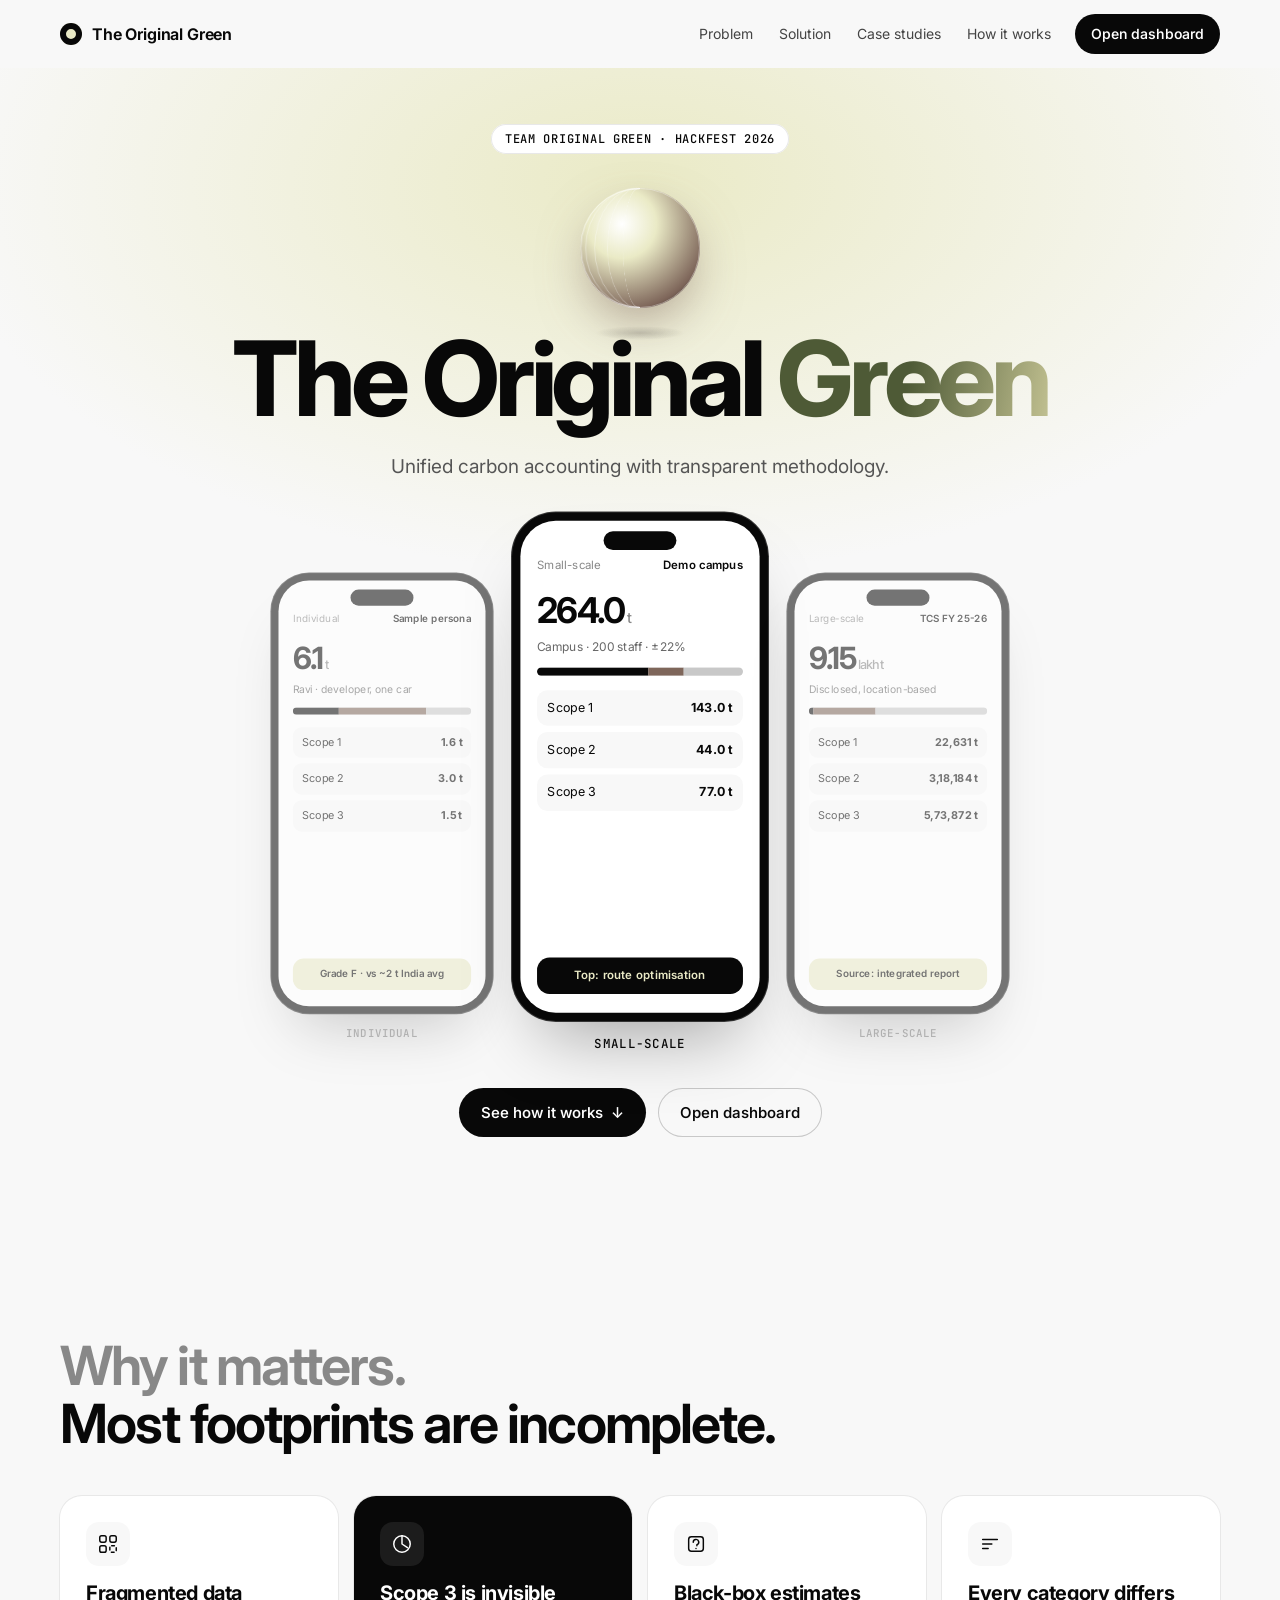
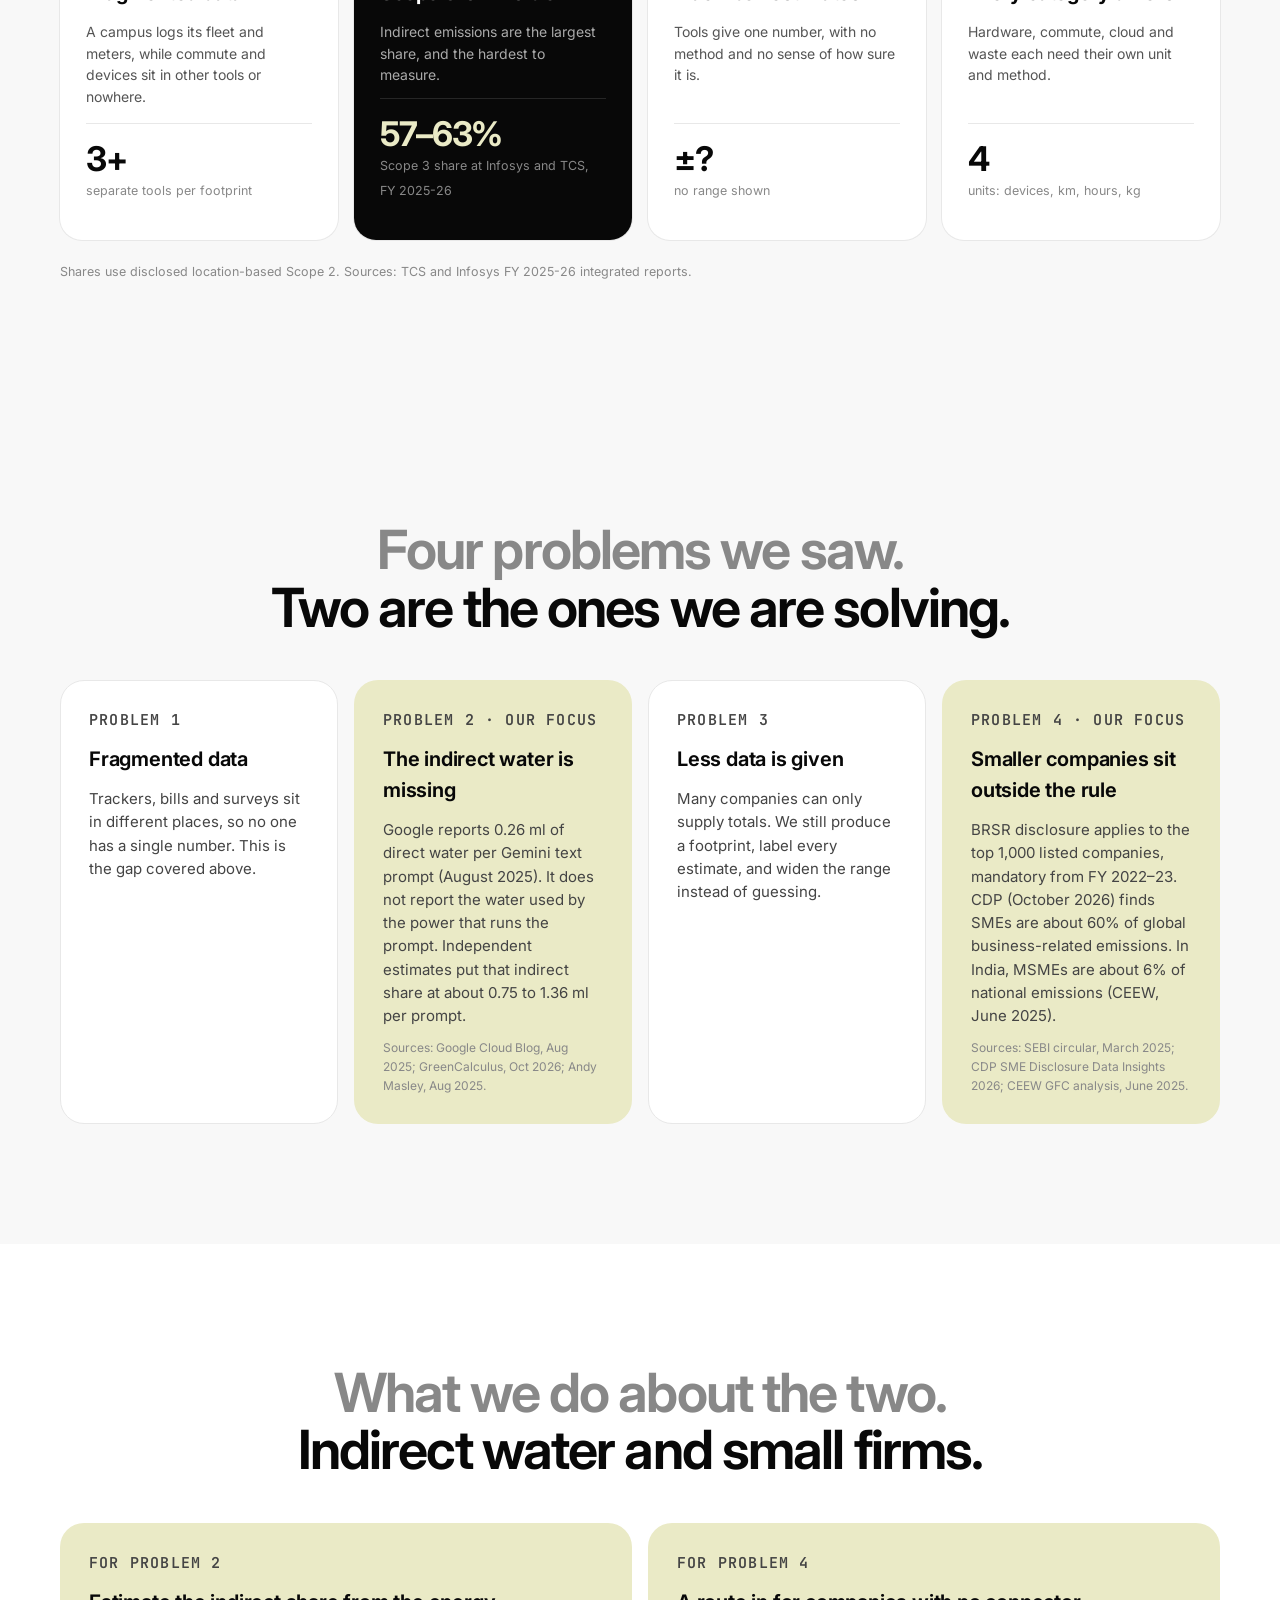
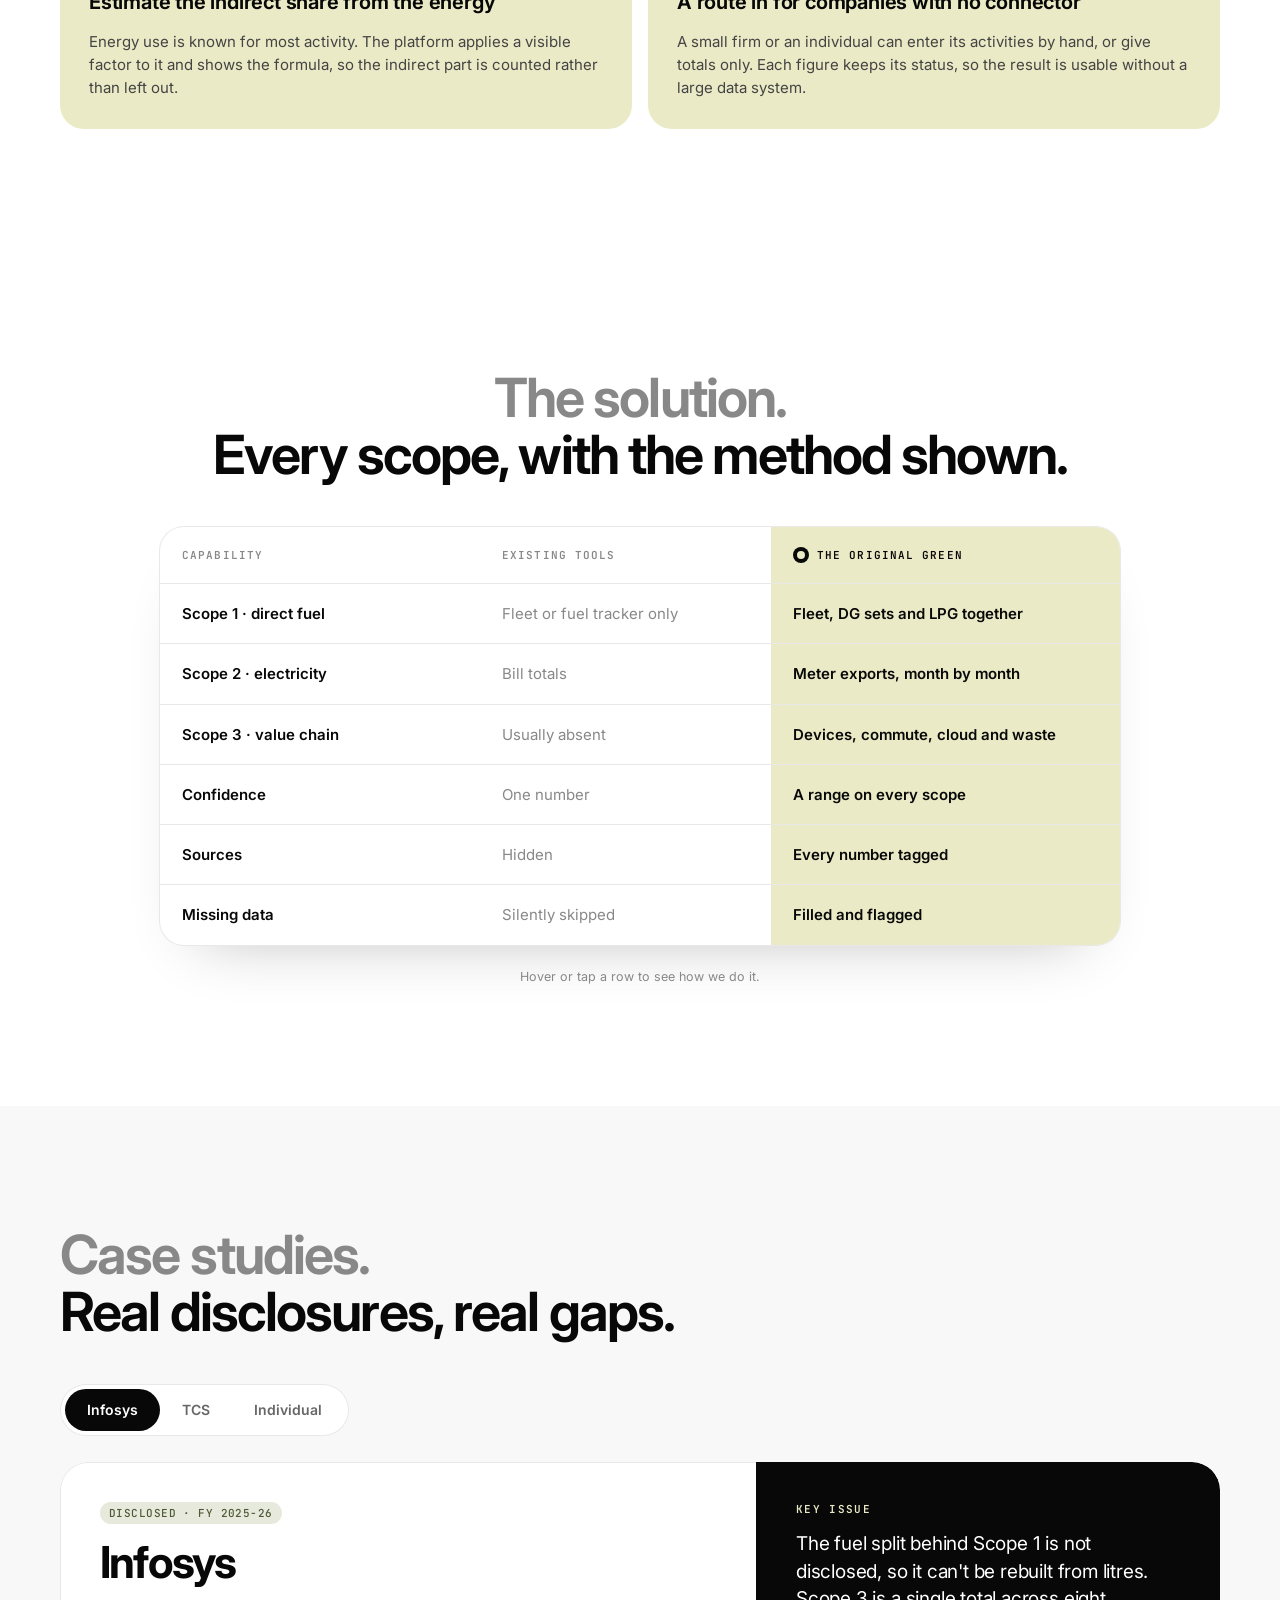
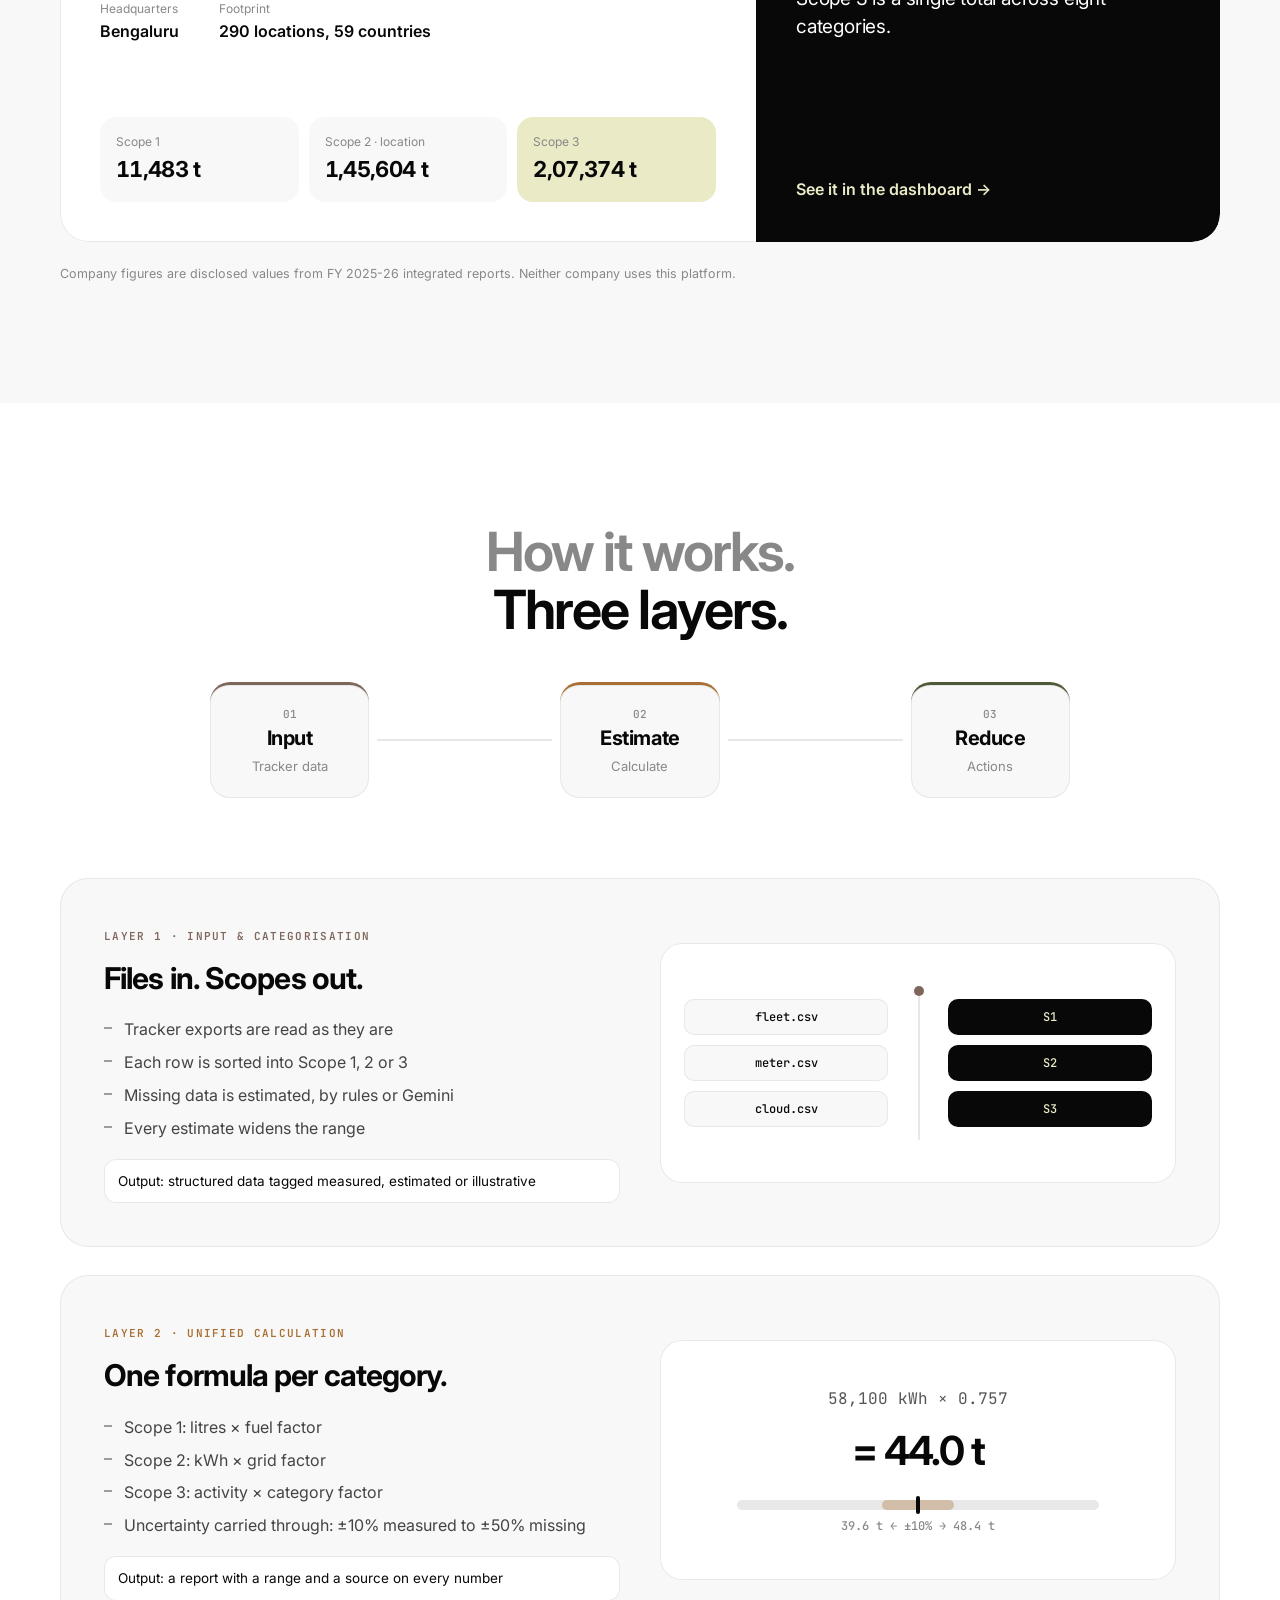
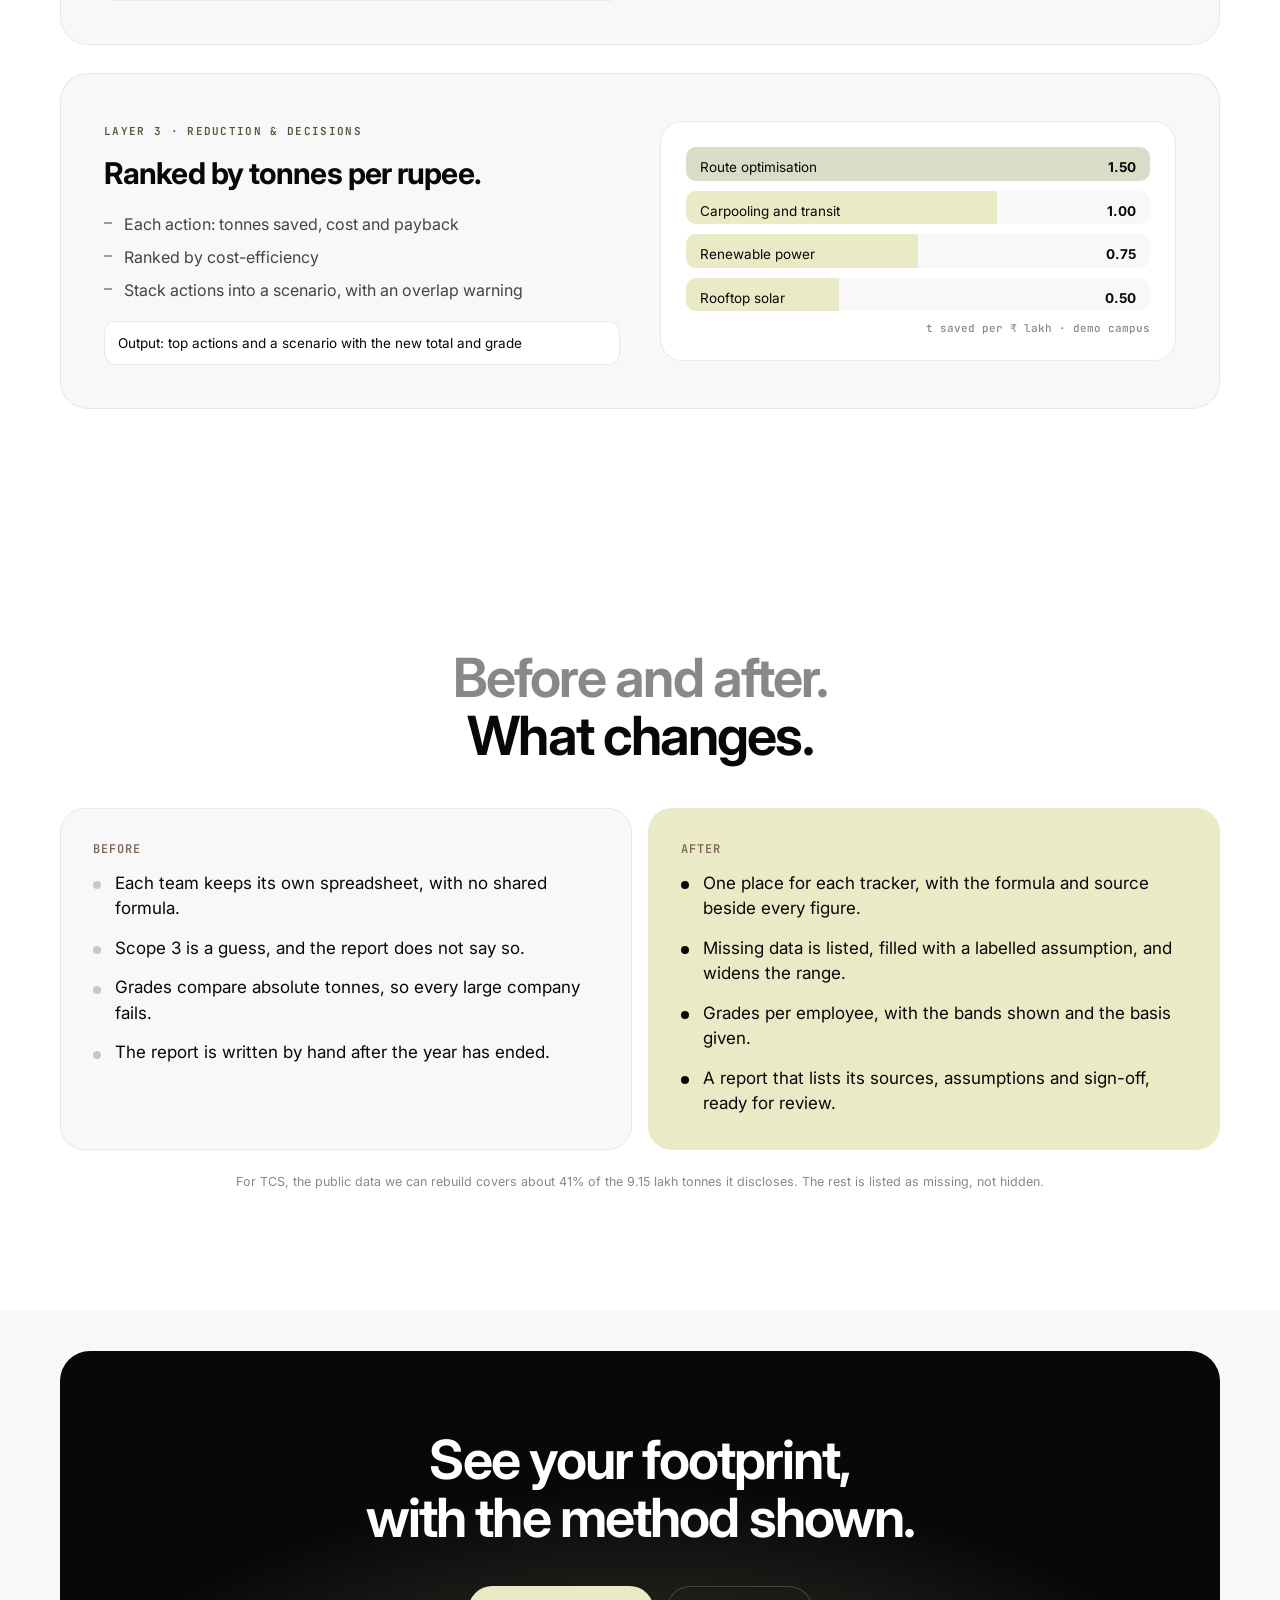
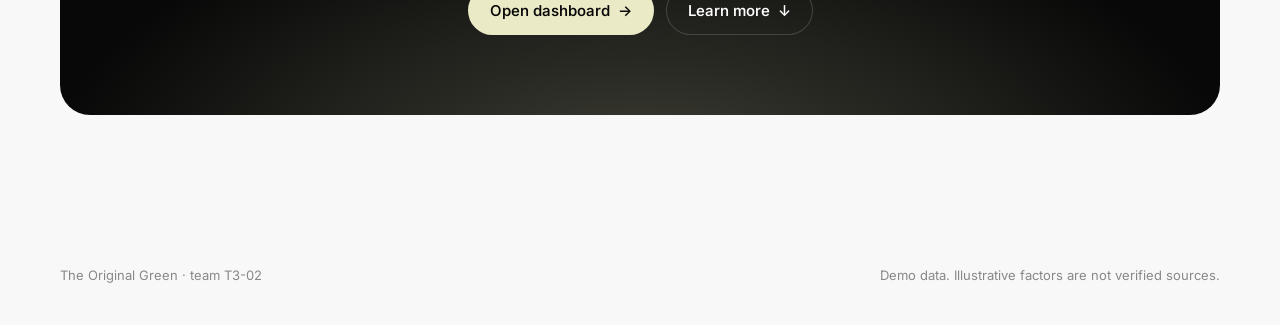
<file: frontend/index.html>
<!doctype html>
<html lang="en">
<head>
  <meta charset="utf-8">
  <meta name="viewport" content="width=device-width, initial-scale=1">
  <title>The Original Green · Unified carbon accounting</title>
  <meta name="description" content="Unified carbon accounting with transparent methodology. Scope 1, 2 and 3 from the trackers you already use.">
  <script>document.documentElement.classList.add("js");</script>
  <link rel="preconnect" href="https://fonts.googleapis.com">
  <link rel="preconnect" href="https://fonts.gstatic.com" crossorigin>
  <link href="https://fonts.googleapis.com/css2?family=Inter:wght@400;500;600;650;700;800&family=JetBrains+Mono:wght@400;500&display=swap" rel="stylesheet">
  <link rel="stylesheet" href="assets/home.css">
</head>
<body>
  <div class="progress" id="progress" aria-hidden="true"></div>

  <header class="nav" id="nav">
    <div class="wrap nav-inner">
      <a class="logo" href="#top"><span class="logo-mark" aria-hidden="true"></span>The Original Green</a>
      <nav class="nav-links" aria-label="Main">
        <a href="#problem">Problem</a>
        <a href="#compare">Solution</a>
        <a href="#cases">Case studies</a>
        <a href="#how">How it works</a>
      </nav>
      <a class="btn btn-sm" href="dashboard.html#small_scale/open/overview">Open dashboard</a>
    </div>
  </header>

  <main id="top">
    <!-- 1. Hero -->
    <section class="hero">
      <div class="wrap hero-center">
        <p class="chip reveal">Team Original Green · HackFest 2026</p>
        <div class="title-stage reveal" aria-hidden="true">
          <div class="ball">
            <i style="--i:0"></i><i style="--i:1"></i><i style="--i:2"></i><i style="--i:3"></i><i style="--i:4"></i><i style="--i:5"></i>
            <i style="--i:6"></i><i style="--i:7"></i><i style="--i:8"></i><i style="--i:9"></i><i style="--i:10"></i><i style="--i:11"></i>
          </div>
        </div>
        <h1 class="h1 spin-title reveal d1">
          <span class="word">The</span> <span class="word">Original</span> <span class="word shimmer">Green</span>
        </h1>
        <p class="lede reveal d2">Unified carbon accounting with transparent methodology.</p>

        <div class="phones reveal d2" id="phones">
          <figure class="phone" data-i="0">
            <div class="screen">
              <div class="ps-top"><span>Individual</span><b>Sample persona</b></div>
              <div class="ps-big">6.1<small> t</small></div>
              <div class="ps-sub">Ravi · developer, one car</div>
              <div class="ps-bar"><i style="width:26%" class="s1"></i><i style="width:49%" class="s2"></i><i style="width:25%" class="s3"></i></div>
              <ul class="ps-list"><li><span>Scope 1</span><b>1.6 t</b></li><li><span>Scope 2</span><b>3.0 t</b></li><li><span>Scope 3</span><b>1.5 t</b></li></ul>
              <div class="ps-chip">Grade F · vs ~2 t India avg</div>
            </div>
            <figcaption>Individual</figcaption>
          </figure>
          <figure class="phone" data-i="1">
            <div class="screen">
              <div class="ps-top"><span>Small-scale</span><b>Demo campus</b></div>
              <div class="ps-big">264.0<small> t</small></div>
              <div class="ps-sub">Campus · 200 staff · ±22%</div>
              <div class="ps-bar"><i style="width:54%" class="s1"></i><i style="width:17%" class="s2"></i><i style="width:29%" class="s3"></i></div>
              <ul class="ps-list"><li><span>Scope 1</span><b>143.0 t</b></li><li><span>Scope 2</span><b>44.0 t</b></li><li><span>Scope 3</span><b>77.0 t</b></li></ul>
              <div class="ps-chip dark">Top: route optimisation</div>
            </div>
            <figcaption>Small-scale</figcaption>
          </figure>
          <figure class="phone" data-i="2">
            <div class="screen">
              <div class="ps-top"><span>Large-scale</span><b>TCS FY 25-26</b></div>
              <div class="ps-big">9.15<small> lakh t</small></div>
              <div class="ps-sub">Disclosed, location-based</div>
              <div class="ps-bar"><i style="width:2.5%" class="s1"></i><i style="width:34.8%" class="s2"></i><i style="width:62.7%" class="s3"></i></div>
              <ul class="ps-list"><li><span>Scope 1</span><b>22,631 t</b></li><li><span>Scope 2</span><b>3,18,184 t</b></li><li><span>Scope 3</span><b>5,73,872 t</b></li></ul>
              <div class="ps-chip">Source: integrated report</div>
            </div>
            <figcaption>Large-scale</figcaption>
          </figure>
        </div>

        <div class="hero-actions reveal d3">
          <a class="btn" href="#how">See how it works <span class="arrow">↓</span></a>
          <a class="btn btn-ghost" href="dashboard.html#small_scale/open/overview">Open dashboard</a>
        </div>
      </div>
    </section>

    <!-- 2. Problem -->
    <section class="section" id="problem">
      <div class="wrap">
        <h2 class="h2 reveal"><span class="soft">Why it matters.</span><br>Most footprints are incomplete.</h2>
        <div class="problems">
          <article class="pcard reveal" tabindex="0">
            <span class="picon"><svg viewBox="0 0 24 24"><rect x="3" y="3" width="7" height="7" rx="2"/><rect x="14" y="3" width="7" height="7" rx="2"/><rect x="3" y="14" width="7" height="7" rx="2"/><rect x="14" y="14" width="7" height="7" rx="2" stroke-dasharray="3 3"/></svg></span>
            <h3>Fragmented data</h3>
            <p>A campus logs its fleet and meters, while commute and devices sit in other tools or nowhere.</p>
            <div class="pstat"><strong>3+</strong><span>separate tools per footprint</span></div>
            <p class="why"><b>Why it matters:</b> you can't reduce what you can't see.</p>
          </article>
          <article class="pcard dark reveal d1" tabindex="0">
            <span class="picon"><svg viewBox="0 0 24 24"><circle cx="12" cy="12" r="9"/><path d="M12 3v9l6 4"/></svg></span>
            <h3>Scope 3 is invisible</h3>
            <p>Indirect emissions are the largest share, and the hardest to measure.</p>
            <div class="pstat"><strong>57–63%</strong><span>Scope 3 share at Infosys and TCS, FY 2025-26</span></div>
            <p class="why"><b>Why it matters:</b> the biggest lever is the one left out.</p>
          </article>
          <article class="pcard reveal d2" tabindex="0">
            <span class="picon"><svg viewBox="0 0 24 24"><rect x="4" y="4" width="16" height="16" rx="3"/><path d="M9 10a3 3 0 1 1 4 2.8V14M12 17h.01"/></svg></span>
            <h3>Black-box estimates</h3>
            <p>Tools give one number, with no method and no sense of how sure it is.</p>
            <div class="pstat"><strong>±?</strong><span>no range shown</span></div>
            <p class="why"><b>Why it matters:</b> a number you can't check can't be trusted.</p>
          </article>
          <article class="pcard reveal d3" tabindex="0">
            <span class="picon"><svg viewBox="0 0 24 24"><path d="M4 7h16M4 12h10M4 17h6"/></svg></span>
            <h3>Every category differs</h3>
            <p>Hardware, commute, cloud and waste each need their own unit and method.</p>
            <div class="pstat"><strong>4</strong><span>units: devices, km, hours, kg</span></div>
            <p class="why"><b>Why it matters:</b> one generic factor gets each one wrong.</p>
          </article>
        </div>
        <p class="fine reveal">Shares use disclosed location-based Scope 2. Sources: TCS and Infosys FY 2025-26 integrated reports.</p>
      </div>
    </section>

    <!-- 3. Comparison -->
    <!-- Problems we saw -->
    <section class="section" id="problems">
      <div class="wrap">
        <h2 class="h2 center reveal"><span class="soft">Four problems we saw.</span><br>Two are the ones we are solving.</h2>
        <div class="prob-grid">
          <article class="prob reveal">
            <p class="prob-tag">Problem 1</p>
            <h3>Fragmented data</h3>
            <p>Trackers, bills and surveys sit in different places, so no one has a single number. This is the gap covered above.</p>
          </article>
          <article class="prob hot reveal d1">
            <p class="prob-tag">Problem 2 · Our focus</p>
            <h3>The indirect water is missing</h3>
            <p>Google reports 0.26 ml of direct water per Gemini text prompt (August 2025). It does not report the water used by the power that runs the prompt. Independent estimates put that indirect share at about 0.75 to 1.36 ml per prompt.</p>
            <p class="prob-src">Sources: Google Cloud Blog, Aug 2025; GreenCalculus, Oct 2026; Andy Masley, Aug 2025.</p>
          </article>
          <article class="prob reveal d2">
            <p class="prob-tag">Problem 3</p>
            <h3>Less data is given</h3>
            <p>Many companies can only supply totals. We still produce a footprint, label every estimate, and widen the range instead of guessing.</p>
          </article>
          <article class="prob hot reveal d3">
            <p class="prob-tag">Problem 4 · Our focus</p>
            <h3>Smaller companies sit outside the rule</h3>
            <p>BRSR disclosure applies to the top 1,000 listed companies, mandatory from FY 2022–23. CDP (October 2026) finds SMEs are about 60% of global business-related emissions. In India, MSMEs are about 6% of national emissions (CEEW, June 2025).</p>
            <p class="prob-src">Sources: SEBI circular, March 2025; CDP SME Disclosure Data Insights 2026; CEEW GFC analysis, June 2025.</p>
          </article>
        </div>
      </div>
    </section>

    <section class="section alt" id="solving">
      <div class="wrap">
        <h2 class="h2 center reveal"><span class="soft">What we do about the two.</span><br>Indirect water and small firms.</h2>
        <div class="prob-grid two">
          <article class="prob hot reveal">
            <p class="prob-tag">For problem 2</p>
            <h3>Estimate the indirect share from the energy</h3>
            <p>Energy use is known for most activity. The platform applies a visible factor to it and shows the formula, so the indirect part is counted rather than left out.</p>
          </article>
          <article class="prob hot reveal d1">
            <p class="prob-tag">For problem 4</p>
            <h3>A route in for companies with no connector</h3>
            <p>A small firm or an individual can enter its activities by hand, or give totals only. Each figure keeps its status, so the result is usable without a large data system.</p>
          </article>
        </div>
      </div>
    </section>

    <section class="section alt" id="compare">
      <div class="wrap">
        <h2 class="h2 center reveal"><span class="soft">The solution.</span><br>Every scope, with the method shown.</h2>
        <div class="ctable reveal" id="ctable" role="table" aria-label="Existing tools compared with The Original Green">
          <div class="crow chead" role="row">
            <span role="columnheader">Capability</span><span role="columnheader">Existing tools</span><span role="columnheader" class="us"><span class="logo-mark sm"></span>The Original Green</span>
          </div>
          <div class="crow" role="row" tabindex="0">
            <span role="cell">Scope 1 · direct fuel</span><span role="cell" class="them">Fleet or fuel tracker only</span><span role="cell" class="us">Fleet, DG sets and LPG together</span>
            <div class="how"><b>How we do it</b><code>litres × 2.68 kg CO₂e (diesel, IPCC 2006)</code></div>
          </div>
          <div class="crow" role="row" tabindex="0">
            <span role="cell">Scope 2 · electricity</span><span role="cell" class="them">Bill totals</span><span role="cell" class="us">Meter exports, month by month</span>
            <div class="how"><b>How we do it</b><code>kWh × 0.757 kg CO₂e (CEA combined margin, FY 2023-24)</code></div>
          </div>
          <div class="crow" role="row" tabindex="0">
            <span role="cell">Scope 3 · value chain</span><span role="cell" class="them">Usually absent</span><span role="cell" class="us">Devices, commute, cloud and waste</span>
            <div class="how"><b>How we do it</b><code>activity × category factor, labelled illustrative until verified</code></div>
          </div>
          <div class="crow" role="row" tabindex="0">
            <span role="cell">Confidence</span><span role="cell" class="them">One number</span><span role="cell" class="us">A range on every scope</span>
            <div class="how"><b>How we do it</b><code>full ±10% · partial ±25% · overview ±40% · missing ±50%</code></div>
          </div>
          <div class="crow" role="row" tabindex="0">
            <span role="cell">Sources</span><span role="cell" class="them">Hidden</span><span role="cell" class="us">Every number tagged</span>
            <div class="how"><b>How we do it</b><code>measured · estimated · illustrative, with the factor and its source</code></div>
          </div>
          <div class="crow" role="row" tabindex="0">
            <span role="cell">Missing data</span><span role="cell" class="them">Silently skipped</span><span role="cell" class="us">Filled and flagged</span>
            <div class="how"><b>How we do it</b><code>rule-based or AI estimate → marked estimated → range widens</code></div>
          </div>
        </div>
        <p class="fine center reveal">Hover or tap a row to see how we do it.</p>
      </div>
    </section>

    <!-- 4. Case studies -->
    <section class="section" id="cases">
      <div class="wrap">
        <h2 class="h2 reveal"><span class="soft">Case studies.</span><br>Real disclosures, real gaps.</h2>
        <div class="ctabs reveal" role="tablist" aria-label="Case studies" id="case-tabs">
          <span class="tab-ind" id="tab-ind" aria-hidden="true"></span>
          <button role="tab" aria-selected="true" data-case="0">Infosys</button>
          <button role="tab" aria-selected="false" data-case="1">TCS</button>
          <button role="tab" aria-selected="false" data-case="2">Individual</button>
        </div>
        <div class="case-view reveal" id="case-view">
          <div class="case-track" id="case-track">
            <article class="case">
              <div class="case-main">
                <span class="badge measured">Disclosed · FY 2025-26</span>
                <h3>Infosys</h3>
                <dl class="case-meta"><div><dt>Headquarters</dt><dd>Bengaluru</dd></div><div><dt>Footprint</dt><dd>290 locations, 59 countries</dd></div></dl>
                <div class="case-scopes">
                  <div><span>Scope 1</span><strong>11,483 t</strong></div>
                  <div><span>Scope 2 · location</span><strong>1,45,604 t</strong></div>
                  <div class="big"><span>Scope 3</span><strong>2,07,374 t</strong></div>
                </div>
              </div>
              <div class="case-issue">
                <span class="ki">Key issue</span>
                <p>The fuel split behind Scope 1 is not disclosed, so it can't be rebuilt from litres. Scope 3 is a single total across eight categories.</p>
                <a href="dashboard.html#case_infosys/open/overview">See it in the dashboard →</a>
              </div>
            </article>
            <article class="case">
              <div class="case-main">
                <span class="badge measured">Disclosed · FY 2025-26</span>
                <h3>TCS</h3>
                <dl class="case-meta"><div><dt>Headquarters</dt><dd>Mumbai</dd></div><div><dt>Employees</dt><dd>5,80,000+</dd></div></dl>
                <div class="case-scopes">
                  <div><span>Scope 1</span><strong>22,631 t</strong></div>
                  <div><span>Scope 2 · location</span><strong>3,18,184 t</strong></div>
                  <div class="big"><span>Scope 3</span><strong>5,73,872 t</strong></div>
                </div>
              </div>
              <div class="case-issue">
                <span class="ki">Key issue</span>
                <p>Most of Scope 1 is refrigerant leaks (14,769 t), which fuel-only tools miss. Commuting alone is 3,02,962 t of Scope 3.</p>
                <a href="dashboard.html#case_tcs/open/overview">See it in the dashboard →</a>
              </div>
            </article>
            <article class="case">
              <div class="case-main">
                <span class="badge illustrative">Sample persona · fictional</span>
                <h3>Ravi, individual</h3>
                <dl class="case-meta"><div><dt>Profile</dt><dd>Software developer</dd></div><div><dt>Travel</dt><dd>One car</dd></div></dl>
                <div class="case-scopes">
                  <div><span>Scope 1</span><strong>1.6 t</strong></div>
                  <div><span>Scope 2</span><strong>3.0 t</strong></div>
                  <div class="big"><span>Scope 3</span><strong>0.8 t</strong></div>
                </div>
              </div>
              <div class="case-issue">
                <span class="ki">Key issue</span>
                <p>No commute survey or device list, just a car and a power bill. Scope 3 uses illustrative factors, so its range is ±50%.</p>
                <a href="dashboard.html#individual/open/overview">See it in the dashboard →</a>
              </div>
            </article>
          </div>
        </div>
        <p class="fine reveal">Company figures are disclosed values from FY 2025-26 integrated reports. Neither company uses this platform.</p>
      </div>
    </section>

    <!-- 5. Architecture -->
    <section class="section alt" id="how">
      <div class="wrap">
        <h2 class="h2 center reveal"><span class="soft">How it works.</span><br>Three layers.</h2>
        <div class="flow reveal" id="flow">
          <div class="fnode l1"><span>01</span><b>Input</b><em>Tracker data</em></div>
          <div class="fwire"><i></i></div>
          <div class="fnode l2"><span>02</span><b>Estimate</b><em>Calculate</em></div>
          <div class="fwire"><i></i></div>
          <div class="fnode l3"><span>03</span><b>Reduce</b><em>Actions</em></div>
        </div>

        <div class="layers">
          <article class="layer l1">
            <div class="layer-text">
              <span class="lk">Layer 1 · Input &amp; categorisation</span>
              <h3>Files in. Scopes out.</h3>
              <ul><li>Tracker exports are read as they are</li><li>Each row is sorted into Scope 1, 2 or 3</li><li>Missing data is estimated, by rules or Gemini</li><li>Every estimate widens the range</li></ul>
              <p class="out">Output: structured data tagged measured, estimated or illustrative</p>
            </div>
            <div class="layer-viz viz-input" aria-hidden="true">
              <div class="files"><span>fleet.csv</span><span>meter.csv</span><span>cloud.csv</span></div>
              <div class="sorter"><i></i></div>
              <div class="bins"><span>S1</span><span>S2</span><span>S3</span></div>
            </div>
          </article>
          <article class="layer l2">
            <div class="layer-text">
              <span class="lk">Layer 2 · Unified calculation</span>
              <h3>One formula per category.</h3>
              <ul><li>Scope 1: litres × fuel factor</li><li>Scope 2: kWh × grid factor</li><li>Scope 3: activity × category factor</li><li>Uncertainty carried through: ±10% measured to ±50% missing</li></ul>
              <p class="out">Output: a report with a range and a source on every number</p>
            </div>
            <div class="layer-viz viz-calc" aria-hidden="true">
              <code>58,100 kWh × 0.757</code>
              <strong>= 44.0 t</strong>
              <div class="cband"><i></i><b></b></div>
              <span class="cl">39.6 t ← ±10% → 48.4 t</span>
            </div>
          </article>
          <article class="layer l3">
            <div class="layer-text">
              <span class="lk">Layer 3 · Reduction &amp; decisions</span>
              <h3>Ranked by tonnes per rupee.</h3>
              <ul><li>Each action: tonnes saved, cost and payback</li><li>Ranked by cost-efficiency</li><li>Stack actions into a scenario, with an overlap warning</li></ul>
              <p class="out">Output: top actions and a scenario with the new total and grade</p>
            </div>
            <div class="layer-viz viz-rank" aria-hidden="true">
              <div class="rk" style="--w:100%"><span>Route optimisation</span><b>1.50</b></div>
              <div class="rk" style="--w:67%"><span>Carpooling and transit</span><b>1.00</b></div>
              <div class="rk" style="--w:50%"><span>Renewable power</span><b>0.75</b></div>
              <div class="rk" style="--w:33%"><span>Rooftop solar</span><b>0.50</b></div>
              <em>t saved per ₹ lakh · demo campus</em>
            </div>
          </article>
        </div>
      </div>
    </section>

    <!-- 6. Before and after -->
    <section class="section alt" id="before-after">
      <div class="wrap">
        <h2 class="h2 center reveal"><span class="soft">Before and after.</span><br>What changes.</h2>
        <div class="ba reveal">
          <div class="ba-col before">
            <p class="ba-tag">Before</p>
            <ul>
              <li>Each team keeps its own spreadsheet, with no shared formula.</li>
              <li>Scope 3 is a guess, and the report does not say so.</li>
              <li>Grades compare absolute tonnes, so every large company fails.</li>
              <li>The report is written by hand after the year has ended.</li>
            </ul>
          </div>
          <div class="ba-col after">
            <p class="ba-tag">After</p>
            <ul>
              <li>One place for each tracker, with the formula and source beside every figure.</li>
              <li>Missing data is listed, filled with a labelled assumption, and widens the range.</li>
              <li>Grades per employee, with the bands shown and the basis given.</li>
              <li>A report that lists its sources, assumptions and sign-off, ready for review.</li>
            </ul>
          </div>
        </div>
        <p class="fine reveal center">For TCS, the public data we can rebuild covers about 41% of the 9.15 lakh tonnes it discloses. The rest is listed as missing, not hidden.</p>
      </div>
    </section>

    <section class="section" style="padding-top:40px">
      <div class="wrap">
        <div class="cta reveal">
          <h2 class="h2">See your footprint,<br>with the method shown.</h2>
          <div class="hero-actions">
            <a class="btn" href="dashboard.html#small_scale/open/overview">Open dashboard <span class="arrow">→</span></a>
            <a class="btn btn-ghost" href="#problem">Learn more <span class="arrow">↓</span></a>
          </div>
        </div>
      </div>
    </section>
  </main>

  <footer class="footer">
    <div class="wrap footer-inner">
      <span>The Original Green · team T3-02</span>
      <span>Demo data. Illustrative factors are not verified sources.</span>
    </div>
  </footer>

  <script src="assets/ripple.js"></script>
  <script src="assets/home.js"></script>
</body>
</html>
</file>
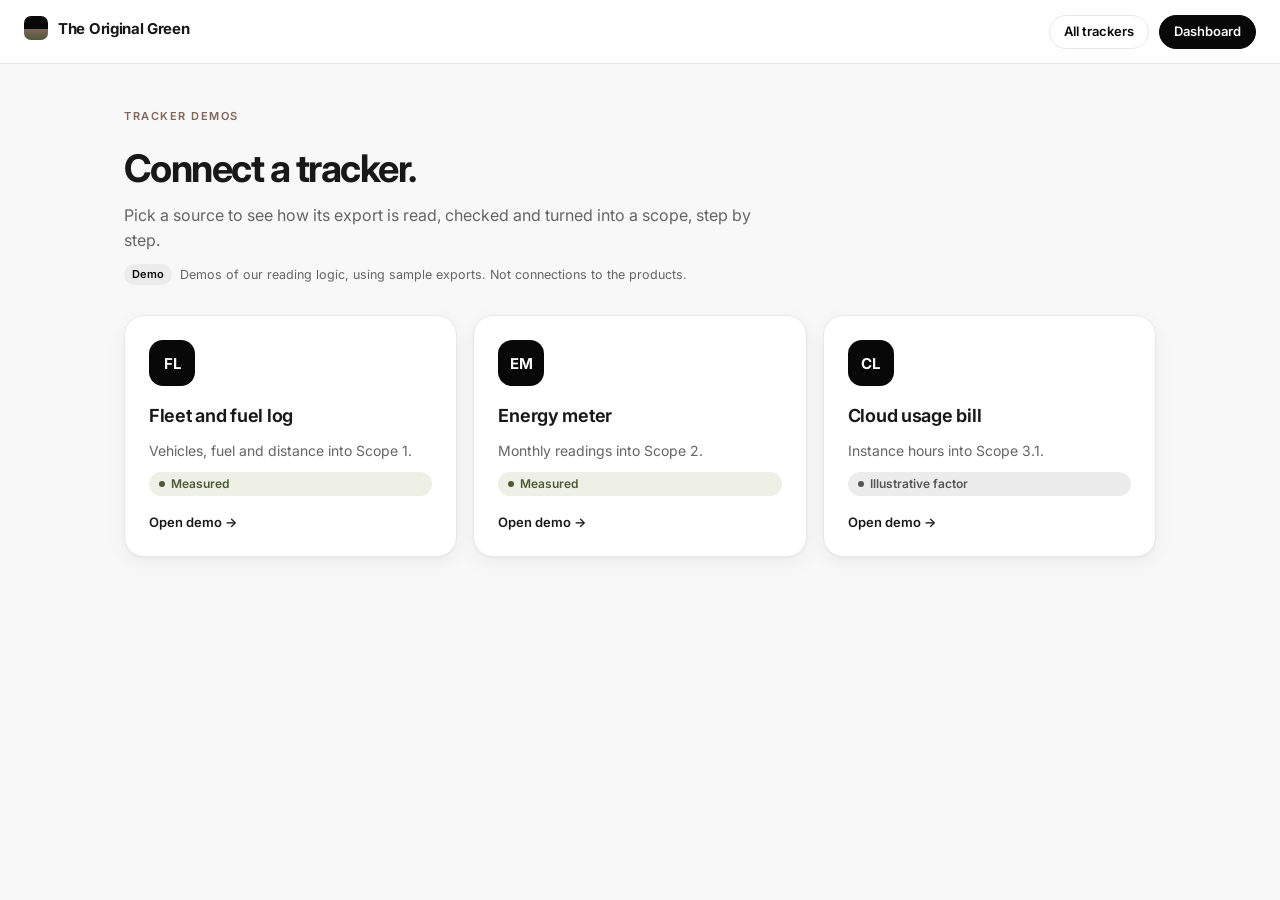
<file: frontend/tracker-demo/index.html>
<!doctype html>
<html lang="en"><head><meta charset="utf-8"><meta name="viewport" content="width=device-width, initial-scale=1">
<title>Tracker demos · The Original Green</title>
<link rel="preconnect" href="https://fonts.googleapis.com"><link rel="preconnect" href="https://fonts.gstatic.com" crossorigin>
<link href="https://fonts.googleapis.com/css2?family=Inter:wght@400;500;600;650;700&family=JetBrains+Mono:wght@400;500&display=swap" rel="stylesheet">
<link rel="stylesheet" href="../assets/app.css"></head>
<body>
<header class="topbar">
  <div><a class="logo" href="../index.html">The Original Green</a></div>
  <div></div>
  <div class="top-right"><a class="btn btn-ghost btn-small" href="index.html">All trackers</a><a class="btn btn-small" href="../dashboard.html#small_scale">Dashboard</a></div>
</header>
<main class="flow-page">

<div class="flow-head">
  <span class="kicker">Tracker demos</span>
  <h1>Connect a tracker.</h1>
  <p>Pick a source to see how its export is read, checked and turned into a scope, step by step.</p>
  <span class="disclaimer">Demos of our reading logic, using sample exports. Not connections to the products.</span>
</div>
<div class="tracker-grid">
  <a class="tracker-card" href="fuelio.html"><div class="ico">FL</div><h3>Fleet and fuel log</h3><p>Vehicles, fuel and distance into Scope 1.</p><span class="tag measured">Measured</span><span class="go">Open demo →</span></a>
  <a class="tracker-card" href="energy-meter.html"><div class="ico">EM</div><h3>Energy meter</h3><p>Monthly readings into Scope 2.</p><span class="tag measured">Measured</span><span class="go">Open demo →</span></a>
  <a class="tracker-card" href="aws.html"><div class="ico">CL</div><h3>Cloud usage bill</h3><p>Instance hours into Scope 3.1.</p><span class="tag illustrative">Illustrative factor</span><span class="go">Open demo →</span></a>
</div>

</main><script>
(function () {
  var back = new URLSearchParams(location.search).get("back");
  if (!back || !/^#[a-z_0-9]+\/(open|closed)\/[a-z_0-9]+$/.test(back)) return;
  document.querySelectorAll('a[href^="../dashboard.html"]').forEach(function (a) { a.href = "../dashboard.html" + back; });
})();
</script>
</body></html>
</file>
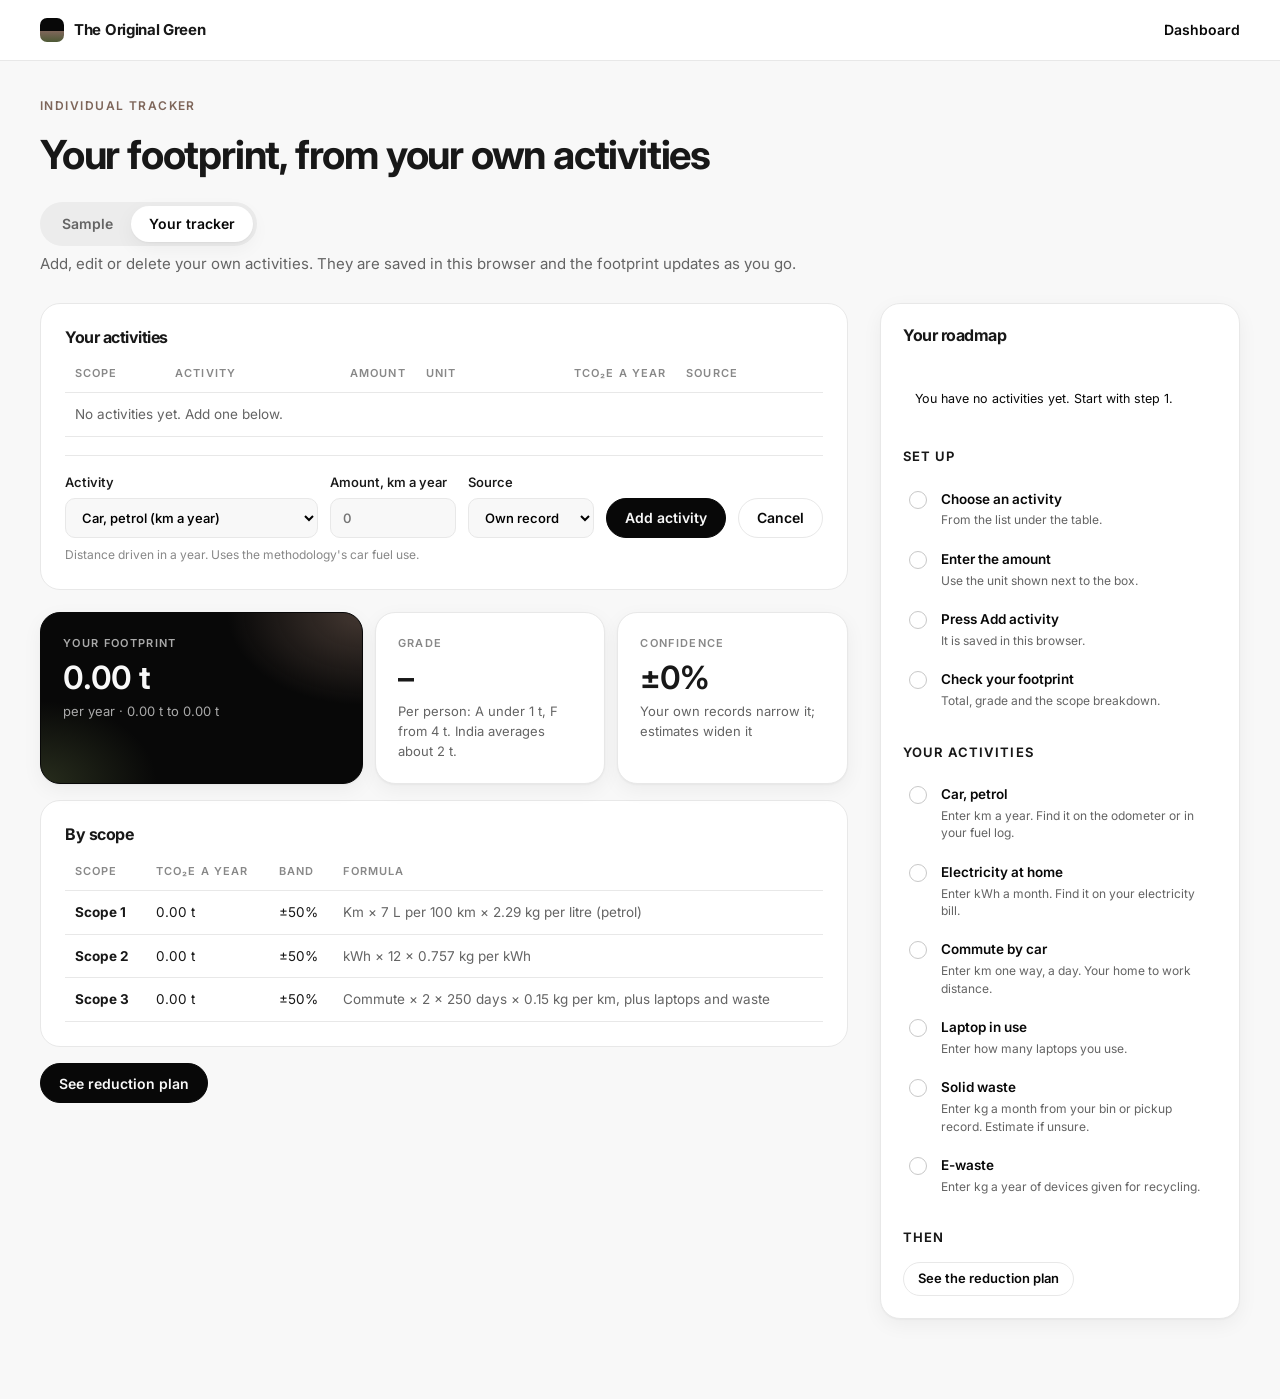
<file: frontend/individual.html>
<!doctype html>
<html lang="en">
<head>
  <meta charset="utf-8">
  <meta name="viewport" content="width=device-width, initial-scale=1">
  <title>Your footprint · The Original Green</title>
  <link rel="preconnect" href="https://fonts.googleapis.com">
  <link rel="preconnect" href="https://fonts.gstatic.com" crossorigin>
  <link href="https://fonts.googleapis.com/css2?family=Inter:wght@400;500;600;650;700&family=JetBrains+Mono:wght@400;500&display=swap" rel="stylesheet">
  <link rel="stylesheet" href="assets/app.css">
  <link rel="stylesheet" href="assets/individual.css">
</head>
<body>
  <header class="ind-top">
    <a class="logo" href="index.html">The Original Green</a>
    <nav><a href="dashboard.html#individual/open/overview">Dashboard</a></nav>
  </header>

  <main class="ind">
    <section class="ind-intro">
      <p class="kicker">Individual tracker</p>
      <h1>Your footprint, from your own activities</h1>
      <div class="mode" role="group" aria-label="Mode">
        <button type="button" data-mode="demo" aria-pressed="false">Sample</button>
        <button type="button" data-mode="live" aria-pressed="true">Your tracker</button>
      </div>
      <p class="muted" id="mode-note"></p>
    </section>

    <div class="ind-body">
      <div class="ind-main">
        <section class="dcard">
          <div class="dcard-head"><h2 id="table-title">Activities</h2><span class="muted small" id="saved-note"></span></div>
          <div class="tbl-wrap"><table class="tbl ind-tbl">
            <thead><tr><th>Scope</th><th>Activity</th><th class="num">Amount</th><th>Unit</th><th class="num">tCO₂e a year</th><th>Source</th><th></th></tr></thead>
            <tbody id="rows"></tbody>
          </table></div>
          <form id="add" class="ind-add" autocomplete="off">
            <label>Activity
              <select name="kind" id="kind"></select>
            </label>
            <label><span id="amount-label">Amount</span><input type="number" name="qty" id="qty" min="0" step="any" placeholder="0" required></label>
            <label>Source
              <select name="source">
                <option value="Own record">Own record</option>
                <option value="Estimate">Estimate</option>
              </select>
            </label>
            <button class="btn" type="submit" id="submit">Add activity</button>
            <button class="btn btn-ghost" type="button" id="cancel" hidden>Cancel</button>
          </form>
          <p class="hint" id="add-hint"></p>
        </section>

        <section class="ind-result" id="result" aria-live="polite"></section>
      </div>

      <aside class="ind-guide" aria-label="Your roadmap">
        <h2>Your roadmap</h2>
        <p class="count" id="guide-count"></p>
        <h3>Set up</h3>
        <ol class="road" id="road-steps">
          <li data-step="chosen"><span class="tick" aria-hidden="true"></span><div><b>Choose an activity</b><small>From the list under the table.</small></div></li>
          <li data-step="amount"><span class="tick" aria-hidden="true"></span><div><b>Enter the amount</b><small>Use the unit shown next to the box.</small></div></li>
          <li data-step="added"><span class="tick" aria-hidden="true"></span><div><b>Press Add activity</b><small>It is saved in this browser.</small></div></li>
          <li data-step="seen"><span class="tick" aria-hidden="true"></span><div><b>Check your footprint</b><small>Total, grade and the scope breakdown.</small></div></li>
        </ol>
        <h3>Your activities</h3>
        <ul class="road" id="road-kinds">
          <li data-kind="car_petrol"><span class="tick" aria-hidden="true"></span><div><b>Car, petrol</b><small>Enter km a year. Find it on the odometer or in your fuel log.</small></div></li>
          <li data-kind="electricity"><span class="tick" aria-hidden="true"></span><div><b>Electricity at home</b><small>Enter kWh a month. Find it on your electricity bill.</small></div></li>
          <li data-kind="commute_car"><span class="tick" aria-hidden="true"></span><div><b>Commute by car</b><small>Enter km one way, a day. Your home to work distance.</small></div></li>
          <li data-kind="laptop"><span class="tick" aria-hidden="true"></span><div><b>Laptop in use</b><small>Enter how many laptops you use.</small></div></li>
          <li data-kind="solid_waste"><span class="tick" aria-hidden="true"></span><div><b>Solid waste</b><small>Enter kg a month from your bin or pickup record. Estimate if unsure.</small></div></li>
          <li data-kind="ewaste"><span class="tick" aria-hidden="true"></span><div><b>E-waste</b><small>Enter kg a year of devices given for recycling.</small></div></li>
        </ul>
        <h3>Then</h3>
        <a class="btn btn-ghost btn-small" href="dashboard.html#individual/open/reduction">See the reduction plan</a>
      </aside>
    </div>
  </main>
  <script src="assets/individual.js"></script>
</body>
</html>
</file>
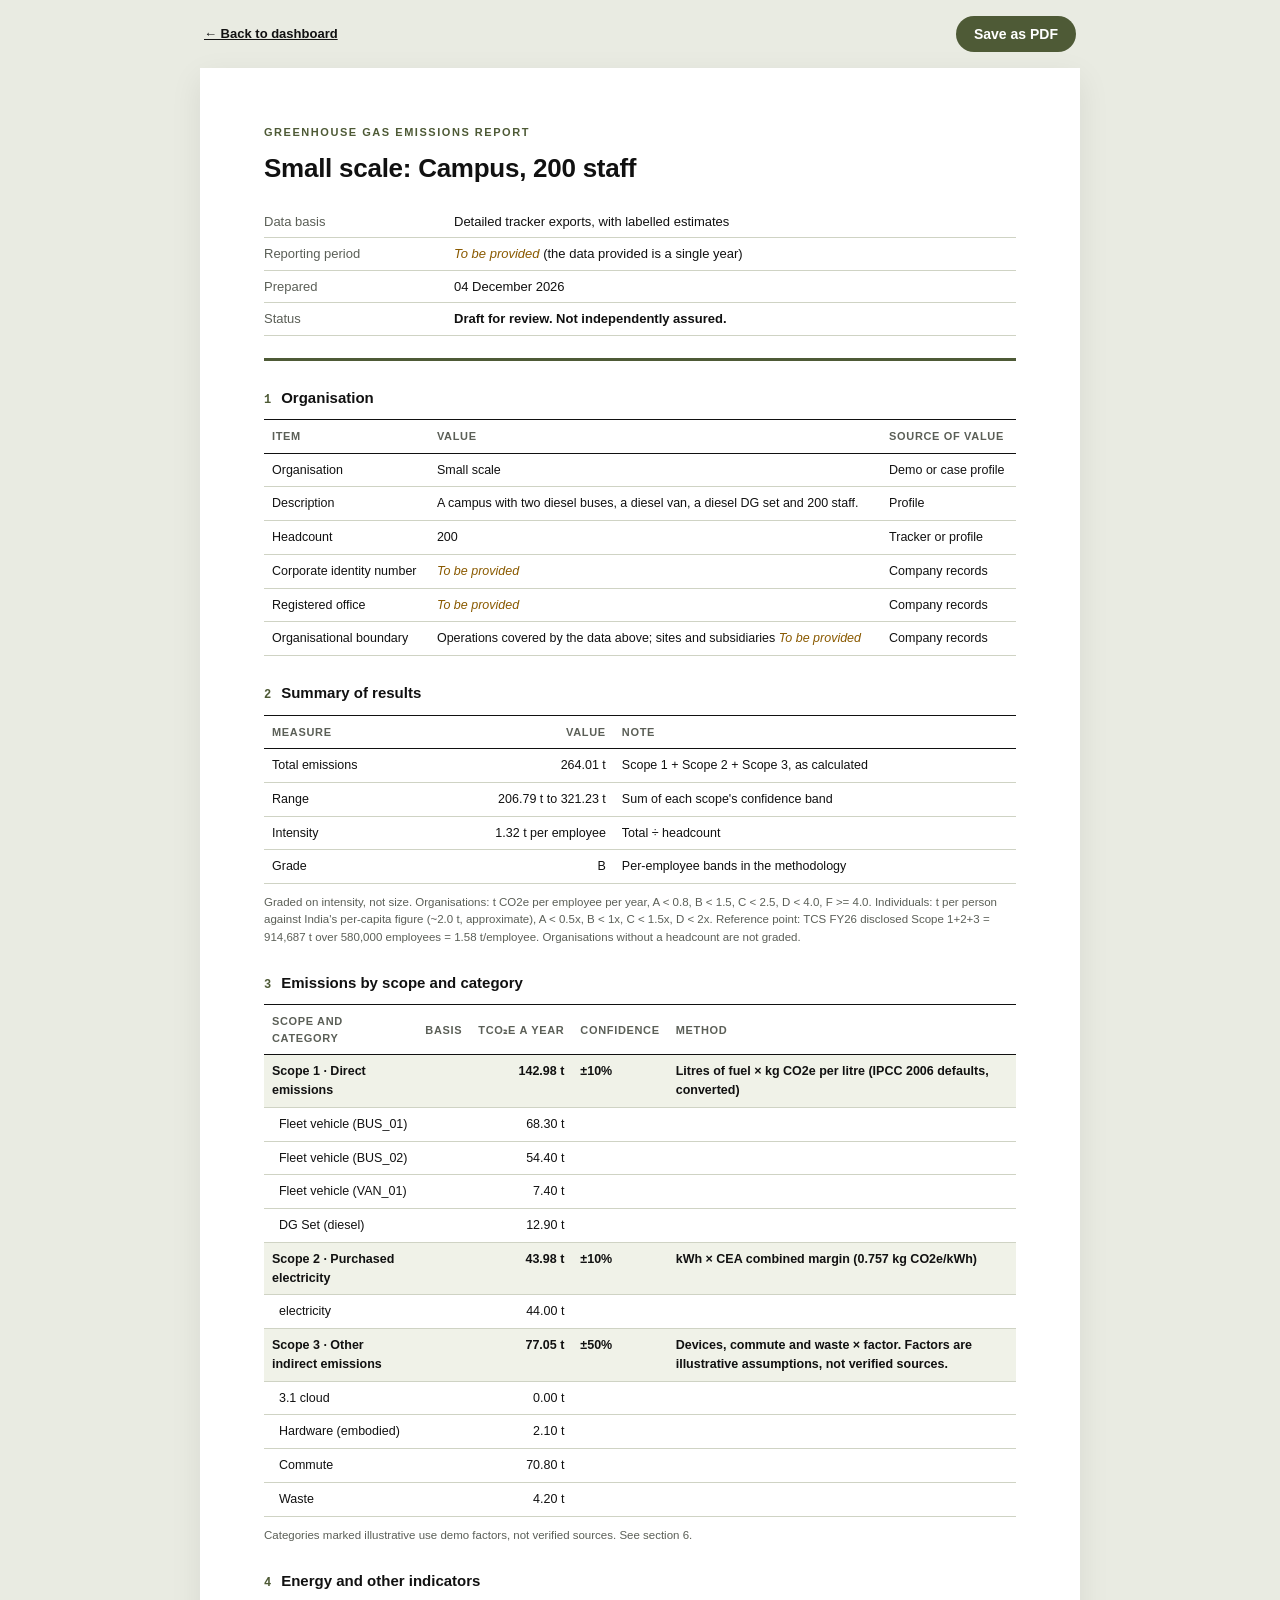
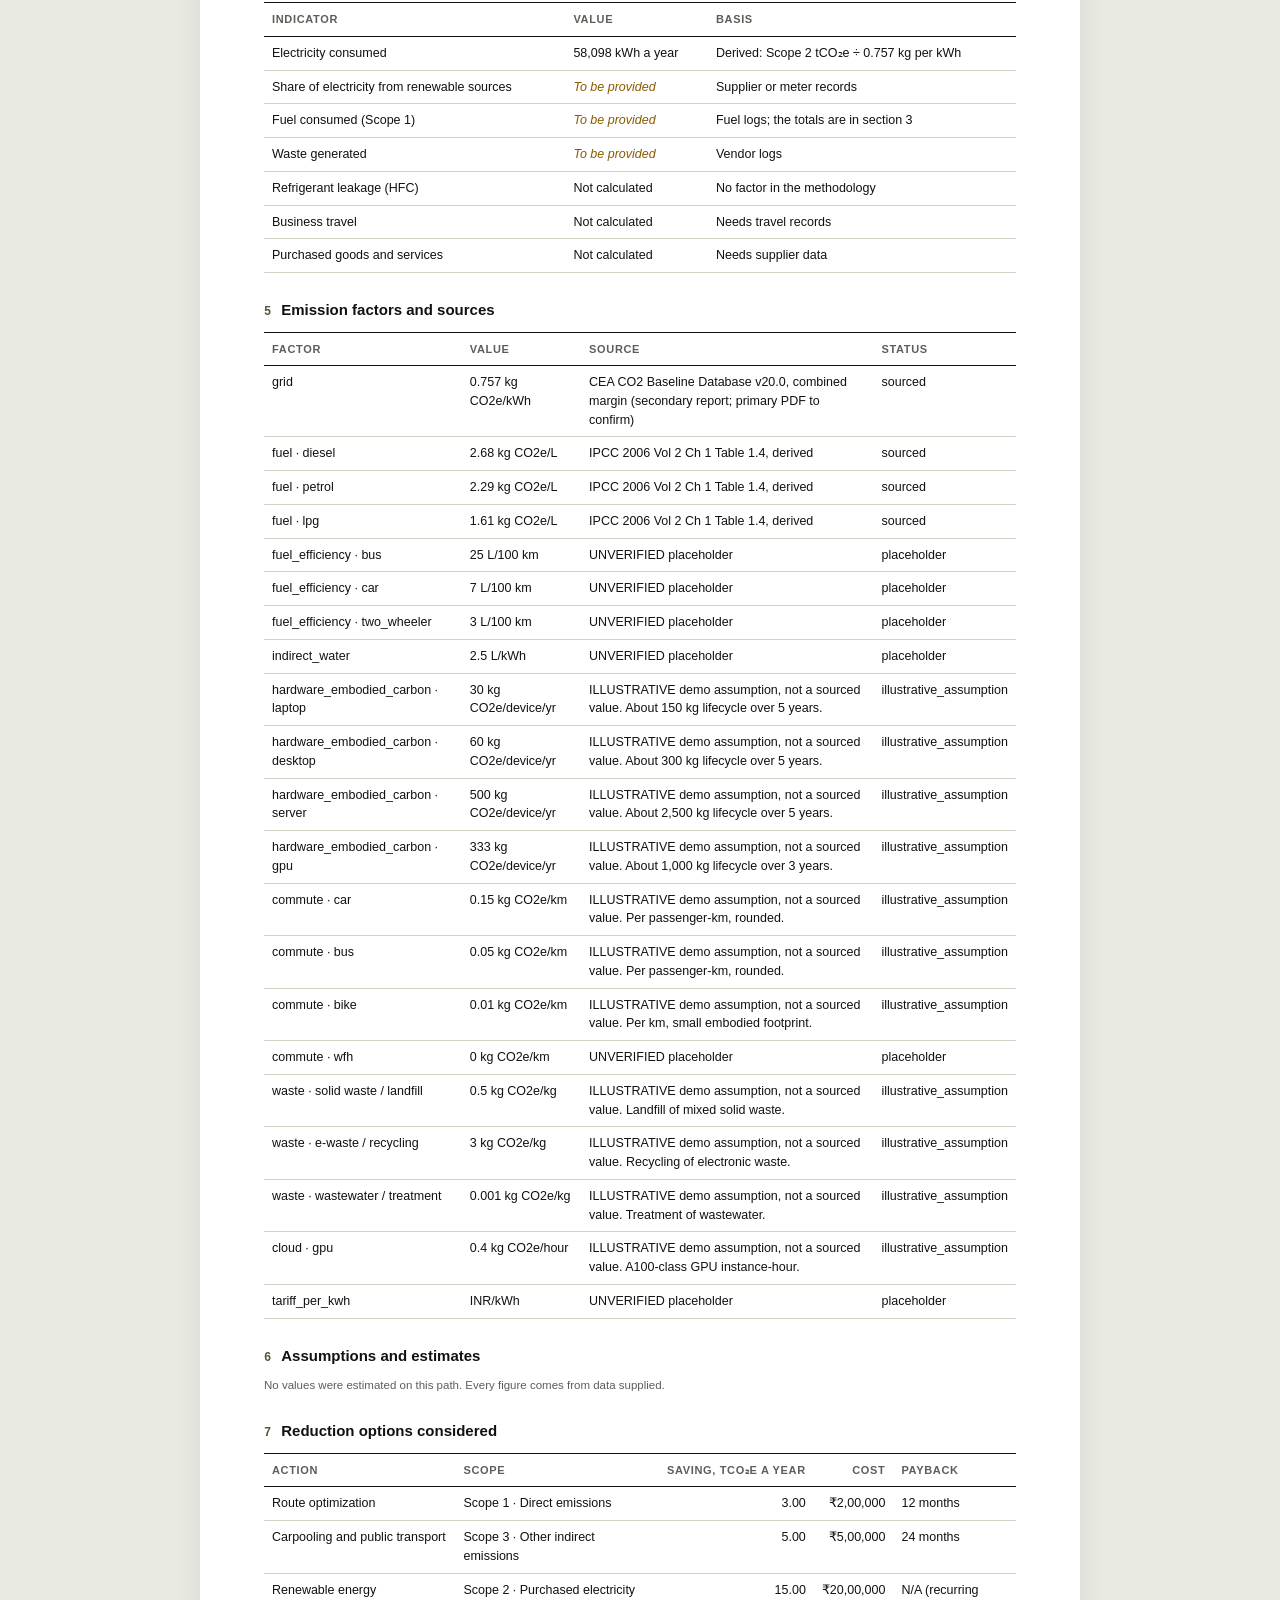
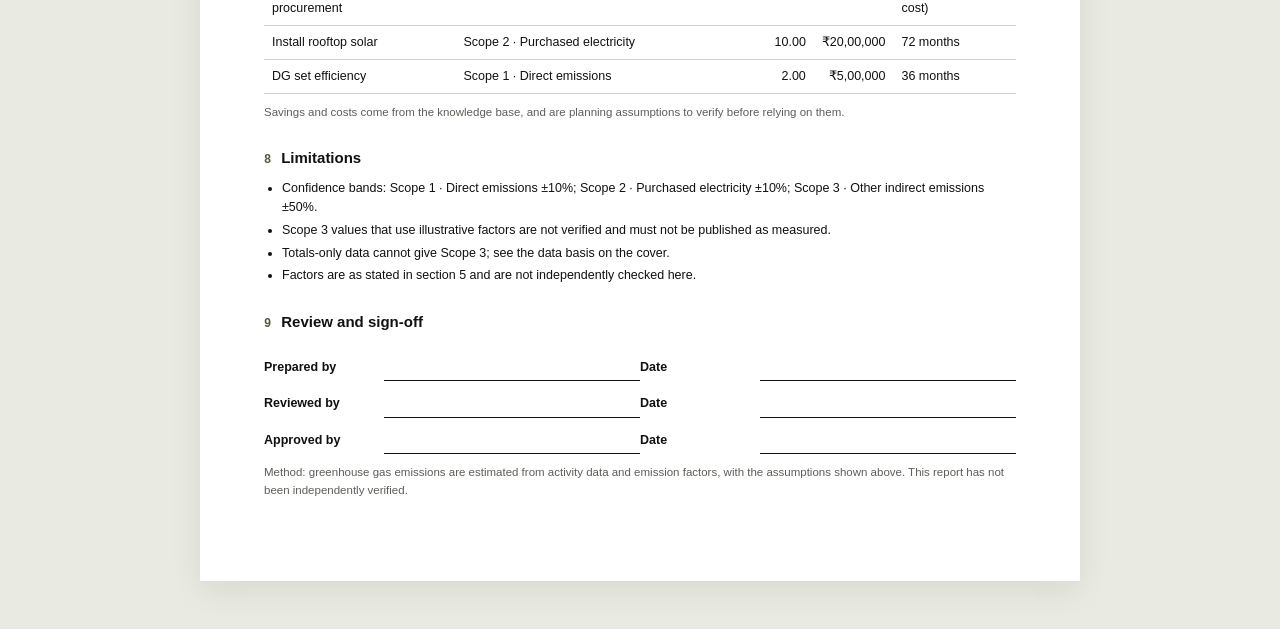
<file: frontend/report.html>
<!doctype html>
<html lang="en">
<head>
  <meta charset="utf-8">
  <meta name="viewport" content="width=device-width, initial-scale=1">
  <title>Emissions report · The Original Green</title>
  <link rel="stylesheet" href="assets/report.css">
</head>
<body>
  <div class="toolbar no-print">
    <a href="dashboard.html">← Back to dashboard</a>
    <button type="button" id="print">Save as PDF</button>
  </div>
  <main id="report" class="sheet"><p class="muted">Loading…</p></main>
  <script src="data/demo_fixtures.js"></script>
  <script src="assets/report.js"></script>
</body>
</html>
</file>
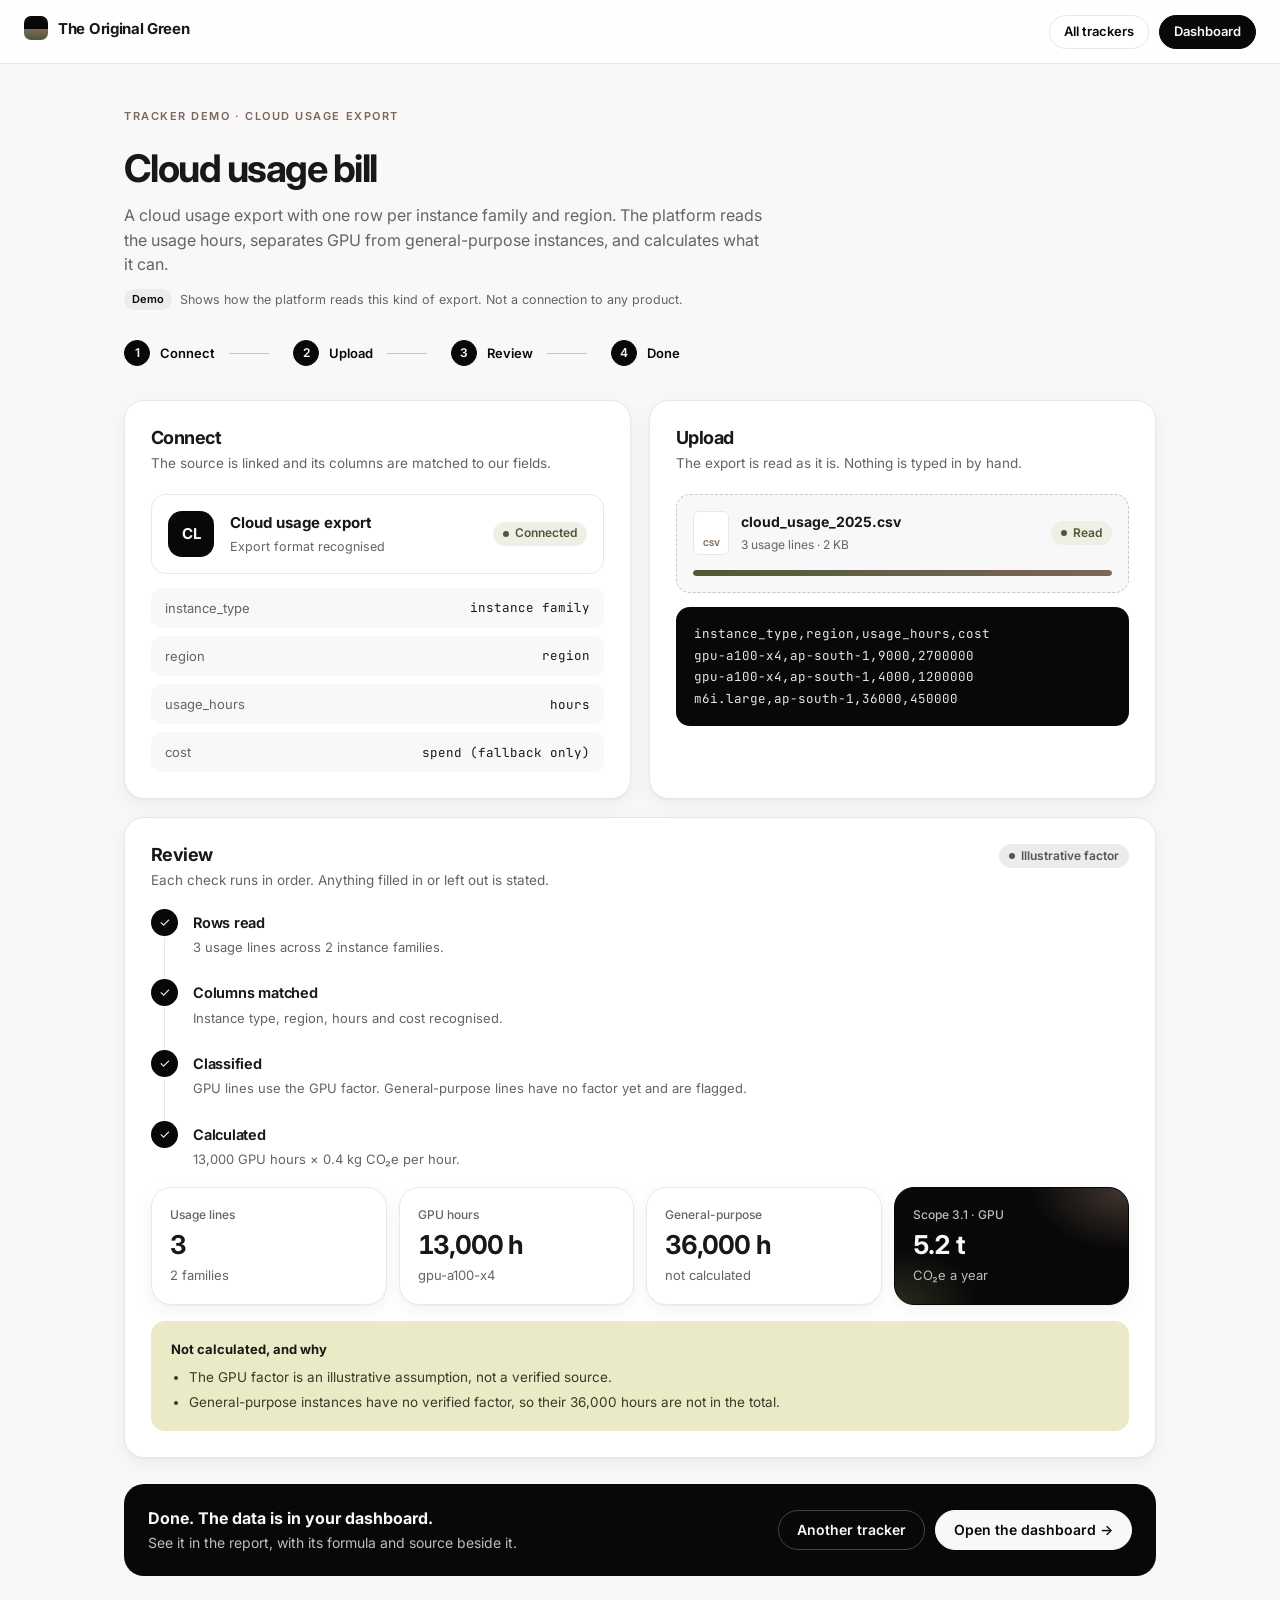
<file: frontend/tracker-demo/aws.html>
<!doctype html>
<html lang="en"><head><meta charset="utf-8"><meta name="viewport" content="width=device-width, initial-scale=1">
<title>Cloud usage bill · The Original Green</title>
<link rel="preconnect" href="https://fonts.googleapis.com"><link rel="preconnect" href="https://fonts.gstatic.com" crossorigin>
<link href="https://fonts.googleapis.com/css2?family=Inter:wght@400;500;600;650;700&family=JetBrains+Mono:wght@400;500&display=swap" rel="stylesheet">
<link rel="stylesheet" href="../assets/app.css"></head>
<body>
<header class="topbar">
  <div><a class="logo" href="../index.html">The Original Green</a></div>
  <div></div>
  <div class="top-right"><a class="btn btn-ghost btn-small" href="index.html">All trackers</a><a class="btn btn-small" href="../dashboard.html#small_scale">Dashboard</a></div>
</header>
<main class="flow-page">

<div class="flow-head">
  <span class="kicker">Tracker demo · Cloud usage export</span>
  <h1>Cloud usage bill</h1>
  <p>A cloud usage export with one row per instance family and region. The platform reads the usage hours, separates GPU from general-purpose instances, and calculates what it can.</p>
  <span class="disclaimer">Shows how the platform reads this kind of export. Not a connection to any product.</span>
</div>

<ol class="stepper" aria-label="Progress">
  <li class="done"><span class="n">1</span>Connect</li>
  <li class="done"><span class="n">2</span>Upload</li>
  <li class="done"><span class="n">3</span>Review</li>
  <li class="done"><span class="n">4</span>Done</li>
</ol>

<div class="flow-grid">
  <section class="panel-card">
    <h2>Connect</h2>
    <p class="hint">The source is linked and its columns are matched to our fields.</p>
    <div class="connect">
      <div class="ico">CL</div>
      <div class="who"><strong>Cloud usage export</strong><span>Export format recognised</span></div>
      <span class="state tag measured">Connected</span>
    </div>
    <div class="fields"><div class="field"><span>instance_type</span><code>instance family</code></div><div class="field"><span>region</span><code>region</code></div><div class="field"><span>usage_hours</span><code>hours</code></div><div class="field"><span>cost</span><code>spend (fallback only)</code></div></div>
  </section>

  <section class="panel-card">
    <h2>Upload</h2>
    <p class="hint">The export is read as it is. Nothing is typed in by hand.</p>
    <div class="file">
      <div class="file-top"><div class="doc" data-ext="CSV"></div><div><strong>cloud_usage_2025.csv</strong><span>3 usage lines · 2 KB</span></div><span class="tag measured" style="margin-left:auto">Read</span></div>
      <div class="progressbar"><i></i></div>
    </div>
    <pre class="code">instance_type,region,usage_hours,cost
gpu-a100-x4,ap-south-1,9000,2700000
gpu-a100-x4,ap-south-1,4000,1200000
m6i.large,ap-south-1,36000,450000</pre>
  </section>
</div>

<section class="panel-card" style="margin-top:18px">
  <div style="display:flex;justify-content:space-between;align-items:flex-start;gap:16px;flex-wrap:wrap">
    <div><h2>Review</h2><p class="hint">Each check runs in order. Anything filled in or left out is stated.</p></div>
    <span class="tag illustrative">Illustrative factor</span>
  </div>
  <ol class="timeline"><li><span class="tick">✓</span><h3>Rows read</h3><p>3 usage lines across 2 instance families.</p></li><li><span class="tick">✓</span><h3>Columns matched</h3><p>Instance type, region, hours and cost recognised.</p></li><li><span class="tick">✓</span><h3>Classified</h3><p>GPU lines use the GPU factor. General-purpose lines have no factor yet and are flagged.</p></li><li><span class="tick">✓</span><h3>Calculated</h3><p>13,000 GPU hours × 0.4 kg CO₂e per hour.</p></li></ol>
  <div class="results"><div class="card"><div class="label">Usage lines</div><div class="value">3</div><div class="sub">2 families</div></div><div class="card"><div class="label">GPU hours</div><div class="value">13,000 h</div><div class="sub">gpu-a100-x4</div></div><div class="card"><div class="label">General-purpose</div><div class="value">36,000 h</div><div class="sub">not calculated</div></div><div class="card dark"><div class="label">Scope 3.1 · GPU</div><div class="value">5.2 t</div><div class="sub">CO₂e a year</div></div></div>
  <div class="gap-note"><strong>Not calculated, and why</strong><ul><li>The GPU factor is an illustrative assumption, not a verified source.</li><li>General-purpose instances have no verified factor, so their 36,000 hours are not in the total.</li></ul></div>
</section>

<div class="cta-row">
  <div><strong>Done. The data is in your dashboard.</strong><p>See it in the report, with its formula and source beside it.</p></div>
  <div style="display:flex;gap:10px;flex-wrap:wrap"><a class="btn btn-ghost" href="index.html">Another tracker</a><a class="btn" href="../dashboard.html#small_scale">Open the dashboard →</a></div>
</div>

</main><script>
(function () {
  var back = new URLSearchParams(location.search).get("back");
  if (!back || !/^#[a-z_0-9]+\/(open|closed)\/[a-z_0-9]+$/.test(back)) return;
  document.querySelectorAll('a[href^="../dashboard.html"]').forEach(function (a) { a.href = "../dashboard.html" + back; });
})();
</script>
</body></html>
</file>
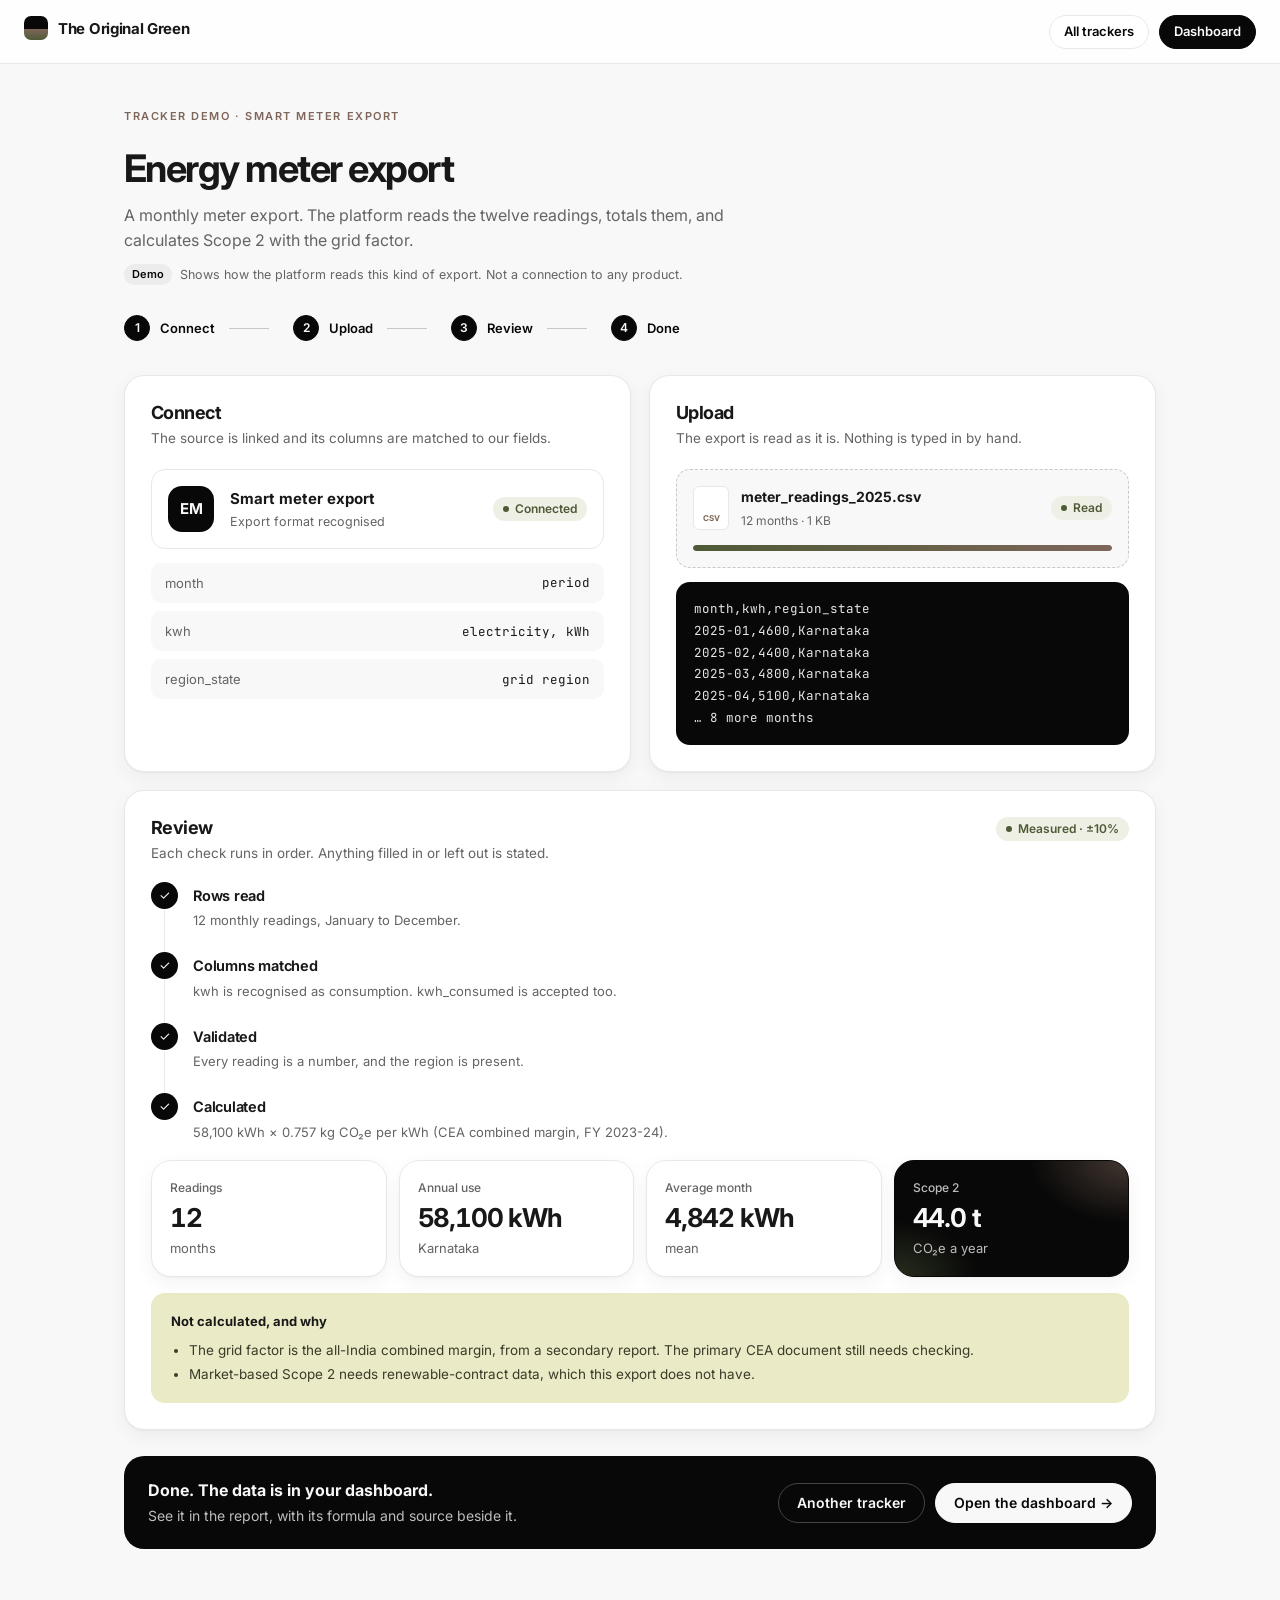
<file: frontend/tracker-demo/energy-meter.html>
<!doctype html>
<html lang="en"><head><meta charset="utf-8"><meta name="viewport" content="width=device-width, initial-scale=1">
<title>Energy meter export · The Original Green</title>
<link rel="preconnect" href="https://fonts.googleapis.com"><link rel="preconnect" href="https://fonts.gstatic.com" crossorigin>
<link href="https://fonts.googleapis.com/css2?family=Inter:wght@400;500;600;650;700&family=JetBrains+Mono:wght@400;500&display=swap" rel="stylesheet">
<link rel="stylesheet" href="../assets/app.css"></head>
<body>
<header class="topbar">
  <div><a class="logo" href="../index.html">The Original Green</a></div>
  <div></div>
  <div class="top-right"><a class="btn btn-ghost btn-small" href="index.html">All trackers</a><a class="btn btn-small" href="../dashboard.html#small_scale">Dashboard</a></div>
</header>
<main class="flow-page">

<div class="flow-head">
  <span class="kicker">Tracker demo · Smart meter export</span>
  <h1>Energy meter export</h1>
  <p>A monthly meter export. The platform reads the twelve readings, totals them, and calculates Scope 2 with the grid factor.</p>
  <span class="disclaimer">Shows how the platform reads this kind of export. Not a connection to any product.</span>
</div>

<ol class="stepper" aria-label="Progress">
  <li class="done"><span class="n">1</span>Connect</li>
  <li class="done"><span class="n">2</span>Upload</li>
  <li class="done"><span class="n">3</span>Review</li>
  <li class="done"><span class="n">4</span>Done</li>
</ol>

<div class="flow-grid">
  <section class="panel-card">
    <h2>Connect</h2>
    <p class="hint">The source is linked and its columns are matched to our fields.</p>
    <div class="connect">
      <div class="ico">EM</div>
      <div class="who"><strong>Smart meter export</strong><span>Export format recognised</span></div>
      <span class="state tag measured">Connected</span>
    </div>
    <div class="fields"><div class="field"><span>month</span><code>period</code></div><div class="field"><span>kwh</span><code>electricity, kWh</code></div><div class="field"><span>region_state</span><code>grid region</code></div></div>
  </section>

  <section class="panel-card">
    <h2>Upload</h2>
    <p class="hint">The export is read as it is. Nothing is typed in by hand.</p>
    <div class="file">
      <div class="file-top"><div class="doc" data-ext="CSV"></div><div><strong>meter_readings_2025.csv</strong><span>12 months · 1 KB</span></div><span class="tag measured" style="margin-left:auto">Read</span></div>
      <div class="progressbar"><i></i></div>
    </div>
    <pre class="code">month,kwh,region_state
2025-01,4600,Karnataka
2025-02,4400,Karnataka
2025-03,4800,Karnataka
2025-04,5100,Karnataka
… 8 more months</pre>
  </section>
</div>

<section class="panel-card" style="margin-top:18px">
  <div style="display:flex;justify-content:space-between;align-items:flex-start;gap:16px;flex-wrap:wrap">
    <div><h2>Review</h2><p class="hint">Each check runs in order. Anything filled in or left out is stated.</p></div>
    <span class="tag measured">Measured · ±10%</span>
  </div>
  <ol class="timeline"><li><span class="tick">✓</span><h3>Rows read</h3><p>12 monthly readings, January to December.</p></li><li><span class="tick">✓</span><h3>Columns matched</h3><p>kwh is recognised as consumption. kwh_consumed is accepted too.</p></li><li><span class="tick">✓</span><h3>Validated</h3><p>Every reading is a number, and the region is present.</p></li><li><span class="tick">✓</span><h3>Calculated</h3><p>58,100 kWh × 0.757 kg CO₂e per kWh (CEA combined margin, FY 2023-24).</p></li></ol>
  <div class="results"><div class="card"><div class="label">Readings</div><div class="value">12</div><div class="sub">months</div></div><div class="card"><div class="label">Annual use</div><div class="value">58,100 kWh</div><div class="sub">Karnataka</div></div><div class="card"><div class="label">Average month</div><div class="value">4,842 kWh</div><div class="sub">mean</div></div><div class="card dark"><div class="label">Scope 2</div><div class="value">44.0 t</div><div class="sub">CO₂e a year</div></div></div>
  <div class="gap-note"><strong>Not calculated, and why</strong><ul><li>The grid factor is the all-India combined margin, from a secondary report. The primary CEA document still needs checking.</li><li>Market-based Scope 2 needs renewable-contract data, which this export does not have.</li></ul></div>
</section>

<div class="cta-row">
  <div><strong>Done. The data is in your dashboard.</strong><p>See it in the report, with its formula and source beside it.</p></div>
  <div style="display:flex;gap:10px;flex-wrap:wrap"><a class="btn btn-ghost" href="index.html">Another tracker</a><a class="btn" href="../dashboard.html#small_scale">Open the dashboard →</a></div>
</div>

</main><script>
(function () {
  var back = new URLSearchParams(location.search).get("back");
  if (!back || !/^#[a-z_0-9]+\/(open|closed)\/[a-z_0-9]+$/.test(back)) return;
  document.querySelectorAll('a[href^="../dashboard.html"]').forEach(function (a) { a.href = "../dashboard.html" + back; });
})();
</script>
</body></html>
</file>
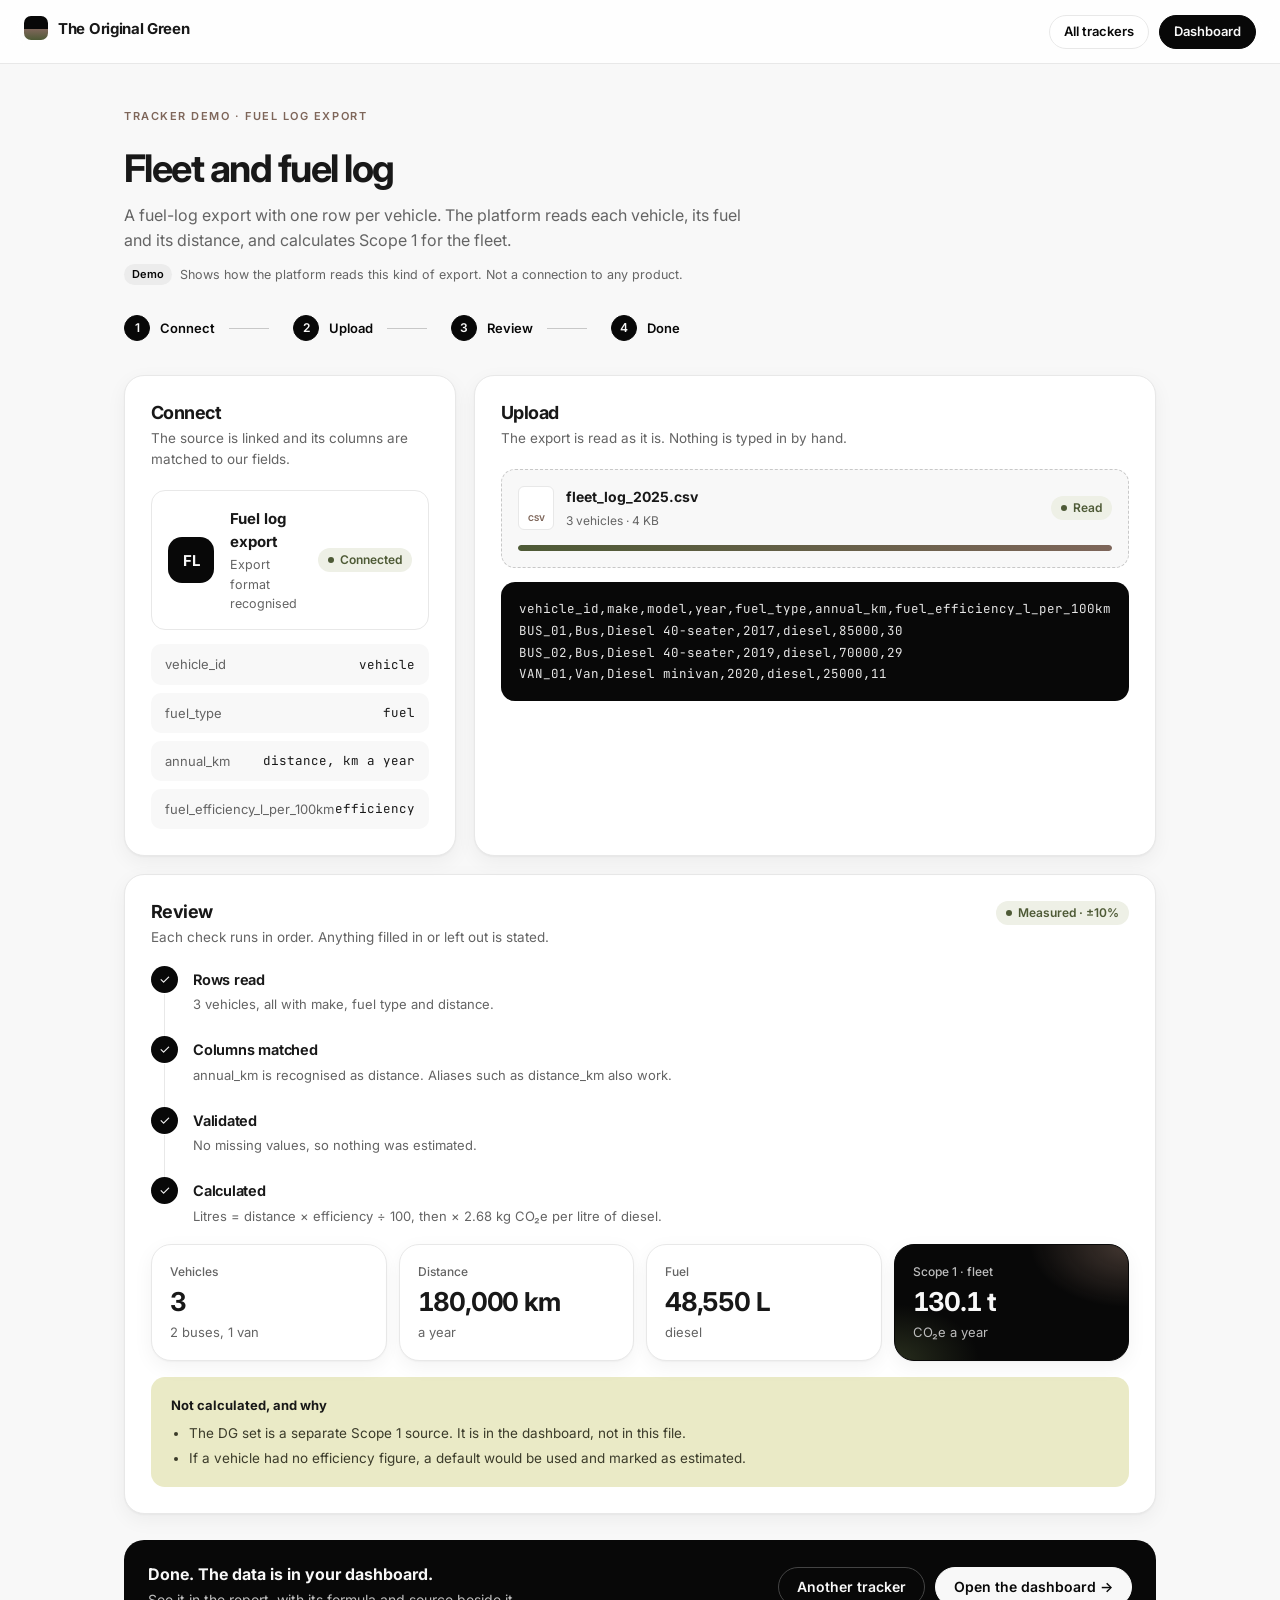
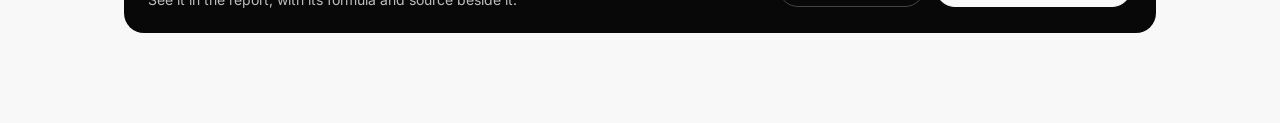
<file: frontend/tracker-demo/fuelio.html>
<!doctype html>
<html lang="en"><head><meta charset="utf-8"><meta name="viewport" content="width=device-width, initial-scale=1">
<title>Fleet and fuel log · The Original Green</title>
<link rel="preconnect" href="https://fonts.googleapis.com"><link rel="preconnect" href="https://fonts.gstatic.com" crossorigin>
<link href="https://fonts.googleapis.com/css2?family=Inter:wght@400;500;600;650;700&family=JetBrains+Mono:wght@400;500&display=swap" rel="stylesheet">
<link rel="stylesheet" href="../assets/app.css"></head>
<body>
<header class="topbar">
  <div><a class="logo" href="../index.html">The Original Green</a></div>
  <div></div>
  <div class="top-right"><a class="btn btn-ghost btn-small" href="index.html">All trackers</a><a class="btn btn-small" href="../dashboard.html#small_scale">Dashboard</a></div>
</header>
<main class="flow-page">

<div class="flow-head">
  <span class="kicker">Tracker demo · Fuel log export</span>
  <h1>Fleet and fuel log</h1>
  <p>A fuel-log export with one row per vehicle. The platform reads each vehicle, its fuel and its distance, and calculates Scope 1 for the fleet.</p>
  <span class="disclaimer">Shows how the platform reads this kind of export. Not a connection to any product.</span>
</div>

<ol class="stepper" aria-label="Progress">
  <li class="done"><span class="n">1</span>Connect</li>
  <li class="done"><span class="n">2</span>Upload</li>
  <li class="done"><span class="n">3</span>Review</li>
  <li class="done"><span class="n">4</span>Done</li>
</ol>

<div class="flow-grid">
  <section class="panel-card">
    <h2>Connect</h2>
    <p class="hint">The source is linked and its columns are matched to our fields.</p>
    <div class="connect">
      <div class="ico">FL</div>
      <div class="who"><strong>Fuel log export</strong><span>Export format recognised</span></div>
      <span class="state tag measured">Connected</span>
    </div>
    <div class="fields"><div class="field"><span>vehicle_id</span><code>vehicle</code></div><div class="field"><span>fuel_type</span><code>fuel</code></div><div class="field"><span>annual_km</span><code>distance, km a year</code></div><div class="field"><span>fuel_efficiency_l_per_100km</span><code>efficiency</code></div></div>
  </section>

  <section class="panel-card">
    <h2>Upload</h2>
    <p class="hint">The export is read as it is. Nothing is typed in by hand.</p>
    <div class="file">
      <div class="file-top"><div class="doc" data-ext="CSV"></div><div><strong>fleet_log_2025.csv</strong><span>3 vehicles · 4 KB</span></div><span class="tag measured" style="margin-left:auto">Read</span></div>
      <div class="progressbar"><i></i></div>
    </div>
    <pre class="code">vehicle_id,make,model,year,fuel_type,annual_km,fuel_efficiency_l_per_100km
BUS_01,Bus,Diesel 40-seater,2017,diesel,85000,30
BUS_02,Bus,Diesel 40-seater,2019,diesel,70000,29
VAN_01,Van,Diesel minivan,2020,diesel,25000,11</pre>
  </section>
</div>

<section class="panel-card" style="margin-top:18px">
  <div style="display:flex;justify-content:space-between;align-items:flex-start;gap:16px;flex-wrap:wrap">
    <div><h2>Review</h2><p class="hint">Each check runs in order. Anything filled in or left out is stated.</p></div>
    <span class="tag measured">Measured · ±10%</span>
  </div>
  <ol class="timeline"><li><span class="tick">✓</span><h3>Rows read</h3><p>3 vehicles, all with make, fuel type and distance.</p></li><li><span class="tick">✓</span><h3>Columns matched</h3><p>annual_km is recognised as distance. Aliases such as distance_km also work.</p></li><li><span class="tick">✓</span><h3>Validated</h3><p>No missing values, so nothing was estimated.</p></li><li><span class="tick">✓</span><h3>Calculated</h3><p>Litres = distance × efficiency ÷ 100, then × 2.68 kg CO₂e per litre of diesel.</p></li></ol>
  <div class="results"><div class="card"><div class="label">Vehicles</div><div class="value">3</div><div class="sub">2 buses, 1 van</div></div><div class="card"><div class="label">Distance</div><div class="value">180,000 km</div><div class="sub">a year</div></div><div class="card"><div class="label">Fuel</div><div class="value">48,550 L</div><div class="sub">diesel</div></div><div class="card dark"><div class="label">Scope 1 · fleet</div><div class="value">130.1 t</div><div class="sub">CO₂e a year</div></div></div>
  <div class="gap-note"><strong>Not calculated, and why</strong><ul><li>The DG set is a separate Scope 1 source. It is in the dashboard, not in this file.</li><li>If a vehicle had no efficiency figure, a default would be used and marked as estimated.</li></ul></div>
</section>

<div class="cta-row">
  <div><strong>Done. The data is in your dashboard.</strong><p>See it in the report, with its formula and source beside it.</p></div>
  <div style="display:flex;gap:10px;flex-wrap:wrap"><a class="btn btn-ghost" href="index.html">Another tracker</a><a class="btn" href="../dashboard.html#small_scale">Open the dashboard →</a></div>
</div>

</main><script>
(function () {
  var back = new URLSearchParams(location.search).get("back");
  if (!back || !/^#[a-z_0-9]+\/(open|closed)\/[a-z_0-9]+$/.test(back)) return;
  document.querySelectorAll('a[href^="../dashboard.html"]').forEach(function (a) { a.href = "../dashboard.html" + back; });
})();
</script>
</body></html>
</file>
<file: frontend/assets/home.css>
/* Landing page. Synex palette, Inter type, scroll-driven motion. */
:root {
  --ink: #080808; --paper: #f8f8f8; --white: #fff;
  --g1: #e8e8e8; --g2: #c8c8c8; --g3: #888;
  --stone: #7e665a; --moss: #4e5a36; --ochre: #a86f32; --cream: #eaeac6; --alert: #ea427e;
  --ease: cubic-bezier(.2,.7,.2,1);
  --mono: "JetBrains Mono", ui-monospace, monospace;
}
* { box-sizing: border-box; margin: 0; padding: 0; }
html { scroll-behavior: smooth; }
body { font: 16px/1.55 Inter, system-ui, sans-serif; color: var(--ink); background: var(--paper); -webkit-font-smoothing: antialiased; overflow-x: hidden; }
a { color: inherit; text-decoration: none; }
button { font: inherit; color: inherit; }
code { font-family: var(--mono); font-size: .86em; }
.wrap { width: min(1160px, 100% - 32px); margin-inline: auto; }
.soft { color: var(--g3); }
.fine { margin-top: 22px; font-size: 12.5px; color: var(--g3); }
.center { text-align: center; }

/* Progress + nav */
.progress { position: fixed; top: 0; left: 0; height: 2px; width: 0; background: var(--ink); z-index: 60; }
.nav { position: sticky; top: 0; z-index: 50; transition: background .3s, box-shadow .3s; }
.nav.scrolled { background: rgba(248,248,248,.82); backdrop-filter: blur(14px); box-shadow: 0 1px 0 var(--g1); }
.nav-inner { display: flex; align-items: center; gap: 24px; height: 68px; }
.logo { display: flex; align-items: center; gap: 10px; font-weight: 650; letter-spacing: -.01em; }
.logo-mark { width: 22px; height: 22px; border-radius: 50%; background: var(--cream); box-shadow: inset 0 0 0 6px var(--ink); display: inline-block; flex: none; }
.logo-mark.sm { width: 16px; height: 16px; box-shadow: inset 0 0 0 4px var(--ink); }
.nav-links { display: flex; gap: 26px; margin-left: auto; font-size: 14px; color: #444; }
.nav-links a:hover { color: var(--ink); }
.btn { display: inline-flex; align-items: center; gap: 8px; background: var(--ink); color: var(--white); padding: 13px 22px; border-radius: 999px; font-weight: 550; font-size: 15px; transition: transform .25s var(--ease), box-shadow .25s; }
.btn:hover { transform: translateY(-2px); box-shadow: 0 10px 24px rgba(0,0,0,.14); }
.btn .arrow { transition: transform .25s var(--ease); }
.btn:hover .arrow { transform: translateX(3px); }
.btn-sm { padding: 9px 16px; font-size: 14px; }
.btn-ghost { background: transparent; color: var(--ink); box-shadow: inset 0 0 0 1px var(--g2); }
.btn-ghost:hover { box-shadow: inset 0 0 0 1px var(--ink); }

/* Type */
.h1 { font-size: clamp(46px, 8.4vw, 104px); line-height: 1; letter-spacing: -.05em; font-weight: 750; }
.h2 { font-size: clamp(32px, 4.6vw, 54px); line-height: 1.06; letter-spacing: -.035em; font-weight: 650; margin-bottom: 44px; }
.lede { font-size: 19px; color: #555; max-width: 520px; }
.chip { display: inline-block; font: 500 12px var(--mono); letter-spacing: .06em; text-transform: uppercase; padding: 7px 14px; border-radius: 999px; background: var(--white); box-shadow: inset 0 0 0 1px var(--g1); }
.badge { display: inline-block; font: 500 11px var(--mono); padding: 4px 9px; border-radius: 999px; text-transform: uppercase; letter-spacing: .04em; white-space: nowrap; }
.badge.measured { background: #e6e9dc; color: var(--moss); }
.badge.illustrative { background: var(--g1); color: #555; }

/* Reveal */
.js .reveal { opacity: 0; transform: translateY(28px); transition: opacity .9s var(--ease), transform .9s var(--ease); }
.js .reveal.in { opacity: 1; transform: none; }
.d1 { transition-delay: .1s !important; } .d2 { transition-delay: .2s !important; } .d3 { transition-delay: .3s !important; }

/* Hero */
.hero { padding: 56px 0 80px; background: radial-gradient(1000px 560px at 50% 10%, var(--cream), transparent 70%); overflow: hidden; }
.hero-center { text-align: center; display: flex; flex-direction: column; align-items: center; }
.hero-center .lede { margin: 22px auto 0; }
.hero-actions { display: flex; gap: 12px; flex-wrap: wrap; justify-content: center; margin-top: 40px; }

/* Disco ball: a sphere of facets turning on Y */
.title-stage { width: 120px; height: 120px; margin: 34px 0 18px; perspective: 600px; }
.ball { position: relative; width: 100%; height: 100%; transform-style: preserve-3d; animation: ball 9s linear infinite; }
.ball::before { content: ""; position: absolute; inset: 0; border-radius: 50%; background: radial-gradient(circle at 35% 30%, #fff, var(--cream) 30%, var(--stone) 75%, var(--ink)); box-shadow: 0 20px 50px -10px rgba(126,102,90,.6); }
.ball i { position: absolute; inset: 0; border-radius: 50%; border: 1px solid rgba(255,255,255,.35); transform: rotateY(calc(var(--i) * 15deg)); }
.ball i:nth-child(n+7) { transform: rotateX(90deg) rotateY(calc(var(--i) * 30deg)); border-color: rgba(8,8,8,.12); }
.title-stage::after { content: ""; display: block; width: 90px; height: 14px; margin: 18px auto 0; border-radius: 50%; background: radial-gradient(rgba(8,8,8,.18), transparent 70%); }
@keyframes ball { to { transform: rotateY(360deg) rotateX(12deg); } }

.spin-title { perspective: 900px; }
.spin-title .word { display: inline-block; transform-origin: 50% 60%; }
.js .spin-title.in .word { animation: flipin 1.2s var(--ease) both; }
.js .spin-title.in .word:nth-child(2) { animation-delay: .15s; }
.js .spin-title.in .word:nth-child(3) { animation-delay: .3s; }
@keyframes flipin { from { transform: rotateY(-100deg); opacity: 0; } to { transform: none; opacity: 1; } }
.shimmer { background: linear-gradient(100deg, var(--moss) 20%, #b9b98a 40%, var(--cream) 50%, #b9b98a 60%, var(--moss) 80%); background-size: 250% 100%; -webkit-background-clip: text; background-clip: text; color: transparent; }
.js .spin-title.in .shimmer { animation: flipin 1.2s var(--ease) .3s both, shimmer 5s linear 1.5s infinite; }
@keyframes shimmer { to { background-position: -250% 0; } }

/* Phones */
.phones { display: flex; justify-content: center; align-items: flex-end; gap: 28px; margin-top: 56px; perspective: 1400px; }
.phone { width: 230px; transition: transform .8s var(--ease), opacity .8s; transform: translateY(18px) scale(.9); opacity: .55; }
.phone.on { transform: translateY(-6px) scale(1.04); opacity: 1; }
.screen { aspect-ratio: 9 / 18.5; border-radius: 34px; background: var(--white); padding: 34px 16px 18px; box-shadow: 0 0 0 8px var(--ink), 0 0 0 9px #333, 0 40px 70px -20px rgba(0,0,0,.35); position: relative; text-align: left; display: flex; flex-direction: column; gap: 10px; }
.screen::before { content: ""; position: absolute; top: 10px; left: 50%; width: 70px; height: 18px; margin-left: -35px; border-radius: 99px; background: var(--ink); }
.ps-top { display: flex; justify-content: space-between; font-size: 11px; color: var(--g3); }
.ps-top b { color: var(--ink); font-weight: 600; }
.ps-big { font-size: 34px; font-weight: 700; letter-spacing: -.04em; line-height: 1; margin-top: 8px; }
.ps-big small { font-size: 14px; color: var(--g3); font-weight: 500; }
.ps-sub { font-size: 11.5px; color: #666; }
.ps-bar { display: flex; height: 8px; border-radius: 99px; overflow: hidden; background: var(--g1); }
.s1 { background: var(--ink); } .s2 { background: var(--stone); } .s3 { background: var(--g2); }
.ps-list { list-style: none; display: grid; gap: 6px; margin-top: 4px; }
.ps-list li { display: flex; justify-content: space-between; font-size: 12px; padding: 8px 10px; border-radius: 10px; background: var(--paper); }
.ps-chip { margin-top: auto; font-size: 11px; font-weight: 600; text-align: center; padding: 9px; border-radius: 12px; background: var(--cream); }
.ps-chip.dark { background: var(--ink); color: var(--cream); }
.phone figcaption { margin-top: 22px; font: 500 12px var(--mono); text-transform: uppercase; letter-spacing: .08em; color: var(--g3); }
.phone.on figcaption { color: var(--ink); }

/* Sections */
.section { padding: 120px 0; }
.section.alt { background: var(--white); }

/* Problem */
.problems { display: grid; grid-template-columns: repeat(4, 1fr); gap: 16px; }
.pcard { background: var(--white); border-radius: 22px; padding: 26px; box-shadow: 0 0 0 1px var(--g1); display: flex; flex-direction: column; gap: 12px; transition: transform .35s var(--ease), box-shadow .35s; outline: none; }
.pcard:hover, .pcard:focus-visible { transform: translateY(-6px); box-shadow: 0 0 0 1px var(--g2), 0 24px 50px -24px rgba(0,0,0,.25); }
.pcard.dark { background: var(--ink); color: var(--white); }
.picon { width: 44px; height: 44px; border-radius: 13px; background: var(--paper); display: grid; place-items: center; }
.pcard.dark .picon { background: #1c1c1c; }
.picon svg { width: 22px; height: 22px; fill: none; stroke: currentColor; stroke-width: 1.6; stroke-linecap: round; stroke-linejoin: round; }
.pcard h3 { font-size: 20px; letter-spacing: -.02em; }
.pcard > p { font-size: 14px; color: #555; }
.pcard.dark > p { color: #aaa; }
.pstat { margin-top: auto; padding-top: 16px; border-top: 1px solid var(--g1); }
.pcard.dark .pstat { border-color: #262626; }
.pstat strong { display: block; font-size: 34px; letter-spacing: -.04em; line-height: 1.1; }
.pcard.dark .pstat strong { color: var(--cream); }
.pstat span { font-size: 12.5px; color: var(--g3); }
.pcard .why { font-size: 13px; color: #555; max-height: 0; opacity: 0; overflow: hidden; transition: max-height .4s var(--ease), opacity .3s; }
.pcard.dark .why { color: #ccc; }
.pcard:hover .why, .pcard:focus-visible .why { max-height: 80px; opacity: 1; }

/* Comparison */
.ctable { max-width: 960px; margin-inline: auto; border-radius: 24px; background: var(--white); box-shadow: 0 0 0 1px var(--g1), 0 30px 60px -40px rgba(0,0,0,.3); overflow: hidden; }
.crow { display: grid; grid-template-columns: 1.1fr 1fr 1.2fr; align-items: center; border-top: 1px solid var(--g1); cursor: default; outline: none; transition: background .25s; }
.crow > span { padding: 18px 22px; font-size: 15px; }
.crow > span:first-child { font-weight: 600; }
.crow .them { color: var(--g3); }
.crow .us { background: var(--cream); align-self: stretch; display: flex; align-items: center; gap: 8px; font-weight: 600; }
.chead { border-top: 0; }
.chead > span { font: 600 11px var(--mono); text-transform: uppercase; letter-spacing: .1em; color: var(--g3); padding-top: 20px; padding-bottom: 20px; }
.chead .us { color: var(--ink); }
.how { grid-column: 1 / -1; display: flex; gap: 14px; align-items: center; flex-wrap: wrap; max-height: 0; overflow: hidden; padding: 0 22px; background: var(--ink); color: var(--white); transition: max-height .4s var(--ease), padding .4s var(--ease); }
.how b { font: 600 11px var(--mono); text-transform: uppercase; letter-spacing: .1em; color: var(--cream); }
.how code { color: #ddd; }
.crow:not(.chead):hover, .crow:focus-visible { background: var(--paper); }
.crow:hover .how, .crow:focus-visible .how, .crow.open .how { max-height: 120px; padding: 14px 22px; }

/* Case studies */
.ctabs { position: relative; display: inline-flex; padding: 5px; background: var(--white); border-radius: 999px; box-shadow: inset 0 0 0 1px var(--g1); margin-bottom: 26px; }
.ctabs button { position: relative; z-index: 1; border: 0; background: transparent; padding: 10px 22px; border-radius: 999px; font-weight: 600; font-size: 14px; cursor: pointer; color: #666; transition: color .3s; }
.ctabs button[aria-selected="true"] { color: var(--white); }
.tab-ind { position: absolute; top: 5px; bottom: 5px; left: 0; border-radius: 999px; background: var(--ink); transition: transform .5s var(--ease), width .5s var(--ease); }
.case-view { overflow: hidden; border-radius: 28px; touch-action: pan-y; }
.case-track { display: flex; transition: transform .7s var(--ease); }
.case { flex: 0 0 100%; display: grid; grid-template-columns: 1.5fr 1fr; background: var(--white); box-shadow: inset 0 0 0 1px var(--g1); border-radius: 28px; overflow: hidden; min-height: 380px; }
.case-main .badge { align-self: flex-start; }
.case-main { padding: 40px; display: flex; flex-direction: column; gap: 16px; }
.case h3 { font-size: 44px; letter-spacing: -.04em; line-height: 1; }
.case-meta { display: flex; gap: 40px; flex-wrap: wrap; }
.case-meta dt { font-size: 12px; color: var(--g3); }
.case-meta dd { font-weight: 600; }
.case-scopes { margin-top: auto; display: grid; grid-template-columns: repeat(3, 1fr); gap: 10px; }
.case-scopes div { padding: 16px; border-radius: 16px; background: var(--paper); }
.case-scopes .big { background: var(--cream); }
.case-scopes span { display: block; font-size: 12px; color: var(--g3); }
.case-scopes strong { font-size: 22px; letter-spacing: -.03em; font-variant-numeric: tabular-nums; }
.case-issue { background: var(--ink); color: var(--white); padding: 40px; display: flex; flex-direction: column; gap: 14px; }
.ki { font: 600 11px var(--mono); text-transform: uppercase; letter-spacing: .12em; color: var(--cream); }
.case-issue p { font-size: 19px; line-height: 1.45; letter-spacing: -.01em; }
.case-issue a { margin-top: auto; font-weight: 600; color: var(--cream); }

/* Architecture */
.flow { display: grid; grid-template-columns: 1fr 1.2fr 1fr 1.2fr 1fr; align-items: center; max-width: 860px; margin: 0 auto 80px; }
.fnode { text-align: center; padding: 22px 12px; border-radius: 20px; background: var(--paper); box-shadow: inset 0 0 0 1px var(--g1); display: grid; gap: 2px; }
.fnode span { font: 500 11px var(--mono); color: var(--g3); }
.fnode b { font-size: 20px; letter-spacing: -.02em; }
.fnode em { font-style: normal; font-size: 13px; color: var(--g3); }
.fnode.l1 { border-top: 3px solid var(--stone); } .fnode.l2 { border-top: 3px solid var(--ochre); } .fnode.l3 { border-top: 3px solid var(--moss); }
.fwire { position: relative; height: 2px; background: var(--g1); margin: 0 8px; overflow: hidden; }
.fwire i { position: absolute; top: -3px; left: -10px; width: 8px; height: 8px; border-radius: 50%; background: var(--ink); }
.flow.in .fwire i { animation: travel 2.2s linear infinite; }
.flow.in .fwire:nth-of-type(4) i { animation-delay: 1.1s; }
@keyframes travel { to { left: 100%; } }

.layers { display: grid; gap: 28px; }
.layer { display: grid; grid-template-columns: 1fr 1fr; gap: 40px; align-items: center; padding: 44px; border-radius: 28px; background: var(--paper); box-shadow: inset 0 0 0 1px var(--g1); opacity: .35; transform: scale(.97); transition: opacity .6s, transform .6s var(--ease); }
.layer.on { opacity: 1; transform: none; }
.lk { font: 600 11px var(--mono); text-transform: uppercase; letter-spacing: .12em; }
.l1 .lk { color: var(--stone); } .l2 .lk { color: var(--ochre); } .l3 .lk { color: var(--moss); }
.layer h3 { font-size: 30px; letter-spacing: -.03em; margin: 8px 0 16px; }
.layer ul { list-style: none; display: grid; gap: 8px; }
.layer li { padding-left: 20px; position: relative; color: #444; }
.layer li::before { content: ""; position: absolute; left: 0; top: 10px; width: 8px; height: 2px; background: currentColor; opacity: .5; }
.out { margin-top: 18px; font-size: 13.5px; padding: 12px 14px; border-radius: 12px; background: var(--white); box-shadow: inset 0 0 0 1px var(--g1); }
.layer-viz { height: 240px; border-radius: 22px; background: var(--white); box-shadow: inset 0 0 0 1px var(--g1); position: relative; overflow: hidden; }

.viz-input { display: grid; grid-template-columns: 1fr 40px 1fr; align-items: center; gap: 10px; padding: 24px; }
.files, .bins { display: grid; gap: 10px; }
.files span, .bins span { font: 500 12px var(--mono); padding: 10px 12px; border-radius: 10px; background: var(--paper); box-shadow: inset 0 0 0 1px var(--g1); text-align: center; }
.bins span { background: var(--ink); color: var(--cream); box-shadow: none; }
.sorter { height: 100%; position: relative; }
.sorter::before { content: ""; position: absolute; left: 50%; top: 10%; bottom: 10%; width: 2px; background: var(--g1); }
.sorter i { position: absolute; left: 50%; top: 10%; width: 10px; height: 10px; margin-left: -4px; border-radius: 50%; background: var(--stone); }
.layer.on .files span { animation: pulse 2.4s ease-in-out infinite; }
.layer.on .files span:nth-child(2) { animation-delay: .8s; } .layer.on .files span:nth-child(3) { animation-delay: 1.6s; }
.layer.on .sorter i { animation: drop 2.4s ease-in-out infinite; }
@keyframes pulse { 0%, 100% { transform: none; } 20% { transform: translateX(8px); box-shadow: inset 0 0 0 1px var(--stone); } }
@keyframes drop { 0% { top: 10%; } 100% { top: 85%; } }

.viz-calc { display: flex; flex-direction: column; align-items: center; justify-content: center; gap: 8px; }
.viz-calc code { font-size: 16px; color: #555; }
.viz-calc strong { font-size: 40px; letter-spacing: -.04em; }
.cband { position: relative; width: 70%; height: 10px; border-radius: 99px; background: var(--g1); margin-top: 10px; }
.cband i { position: absolute; top: 0; bottom: 0; left: 50%; right: 50%; border-radius: 99px; background: rgba(168,111,50,.35); transition: left 1.2s var(--ease) .3s, right 1.2s var(--ease) .3s; }
.layer.on .cband i { left: 40%; right: 40%; }
.cband b { position: absolute; left: 50%; top: -4px; width: 4px; height: 18px; margin-left: -2px; border-radius: 2px; background: var(--ink); }
.cl { font: 500 12px var(--mono); color: var(--g3); }

.viz-rank { padding: 26px; display: grid; gap: 10px; align-content: center; }
.rk { position: relative; display: flex; justify-content: space-between; padding: 10px 14px; border-radius: 10px; font-size: 13.5px; overflow: hidden; background: var(--paper); }
.rk::before { content: ""; position: absolute; inset: 0 auto 0 0; width: 0; background: var(--cream); transition: width 1s var(--ease); z-index: 0; }
.rk:first-child::before { background: #d9dcc6; }
.rk span, .rk b { position: relative; z-index: 1; }
.layer.on .rk::before { width: var(--w); }
.layer.on .rk:nth-child(2)::before { transition-delay: .15s; } .layer.on .rk:nth-child(3)::before { transition-delay: .3s; } .layer.on .rk:nth-child(4)::before { transition-delay: .45s; }
.viz-rank em { font-style: normal; font: 500 11px var(--mono); color: var(--g3); text-align: right; }

/* CTA + footer */
.cta { background: var(--ink); color: var(--white); border-radius: 30px; padding: 80px 32px; text-align: center; background-image: radial-gradient(600px 300px at 50% 120%, rgba(234,234,198,.25), transparent); }
.cta .h2 { margin-bottom: 0; }
.cta .btn { background: var(--cream); color: var(--ink); }
.cta .btn-ghost { background: transparent; color: var(--white); box-shadow: inset 0 0 0 1px #444; }
.footer { padding: 30px 0 40px; font-size: 13px; color: var(--g3); }
.footer-inner { display: flex; justify-content: space-between; gap: 16px; flex-wrap: wrap; }

/* Responsive */
@media (max-width: 960px) {
  .problems { grid-template-columns: 1fr 1fr; }
  .case, .layer { grid-template-columns: 1fr; }
  .layer { padding: 28px; }
}
@media (max-width: 700px) {
  .nav-links { display: none; } .nav-inner .btn { margin-left: auto; }
  .section { padding: 80px 0; }
  .problems { grid-template-columns: 1fr; }
  .pcard .why { max-height: 80px; opacity: 1; }
  .phones { position: relative; height: 470px; display: block; }
  .phone { position: absolute; left: 50%; top: 0; margin-left: -115px; opacity: 0; transform: translateX(40px) scale(.95); pointer-events: none; }
  .phone.on { opacity: 1; transform: none; }
  .crow { grid-template-columns: 1fr 1fr; }
  .crow > span:first-child { grid-column: 1 / -1; padding-bottom: 4px; }
  .chead > span:first-child { display: none; }
  .crow > span { padding: 12px 16px; font-size: 14px; }
  .case-main, .case-issue { padding: 26px; }
  .case h3 { font-size: 34px; }
  .case-scopes { grid-template-columns: 1fr; }
  .flow { grid-template-columns: 1fr; gap: 0; }
  .fwire { width: 2px; height: 34px; margin: 0 auto; }
  .fwire i { left: -3px; top: -10px; }
  .flow.in .fwire i { animation-name: travel-y; }
  @keyframes travel-y { to { top: 100%; } }
}
@media (prefers-reduced-motion: reduce) {
  *, *::before, *::after { animation: none !important; transition: none !important; scroll-behavior: auto !important; }
  .js .reveal { opacity: 1; transform: none; }
  .layer { opacity: 1; transform: none; }
  .cband i { left: 40%; right: 40%; }
  .rk::before { width: var(--w); }
}

/* Before and after */
.ba { display: grid; grid-template-columns: 1fr 1fr; gap: 16px; }
.ba-col { border-radius: 24px; padding: 32px; background: var(--paper); border: 1px solid var(--g1); }
.ba-col.after { background: var(--cream); border-color: transparent; }
.ba-tag { font: 600 12px var(--mono); letter-spacing: .08em; text-transform: uppercase; color: var(--stone); margin-bottom: 14px; }
.ba-col ul { list-style: none; padding: 0; display: grid; gap: 14px; font-size: 17px; line-height: 1.5; }
.ba-col li { padding-left: 22px; position: relative; }
.ba-col li::before { content: ""; position: absolute; left: 0; top: .6em; width: 8px; height: 8px; border-radius: 50%; background: var(--ink); }
.ba-col.before li::before { background: var(--g2); }
@media (max-width: 760px) { .ba { grid-template-columns: 1fr; } }


/* Click ripple: a mild ring where the page is clicked. Not on hover. */
.ripple { position: fixed; width: 0; height: 0; border-radius: 50%; transform: translate(-50%, -50%);
  border: 1.5px solid rgba(78, 90, 54, .5); background: radial-gradient(circle, rgba(185, 196, 160, .16) 40%, transparent 70%);
  pointer-events: none; z-index: 300; animation: ripple-out 1.1s ease-out forwards; }
@keyframes ripple-out { from { width: 0; height: 0; opacity: .6; } to { width: 240px; height: 240px; opacity: 0; } }

/* Problems we saw */
.prob-grid { display: grid; grid-template-columns: repeat(4, minmax(0, 1fr)); gap: 16px; }
.prob-grid.two { grid-template-columns: repeat(2, minmax(0, 1fr)); }
.prob { background: var(--white); border: 1px solid var(--g1); border-radius: 24px; padding: 28px; display: grid; gap: 12px; align-content: start; }
.prob h3 { font-size: 20px; font-weight: 650; letter-spacing: -.01em; }
.prob p { font-size: 15px; line-height: 1.55; color: #444; }
.prob-tag { font: 600 11px var(--mono); letter-spacing: .08em; text-transform: uppercase; color: var(--stone); }
.prob.hot { background: var(--cream); border-color: transparent; }
.prob-src { font-size: 12px !important; color: var(--g3) !important; }
@media (max-width: 960px) { .prob-grid, .prob-grid.two { grid-template-columns: 1fr; } }
</file>
<file: frontend/assets/app.css>
/* Product UI (dashboard and tracker demos). Same tokens as the landing page (home.css). */
:root {
  --ink: #080808;
  --ink-2: #141414;
  --ink-3: #222222;
  --paper: #f8f8f8;
  --white: #ffffff;
  --g1: #ececec;
  --g2: #c8c8c8;
  --g3: #888888;
  --text: #181818;
  --muted: #646464;
  --line: #e8e8e8;
  --stone: #7e665a;
  --moss: #4e5a36;
  --ochre: #a86f32;
  --cream: #eaeac6;
  --alert: #ea427e;
  --r-lg: 20px;
  --r-md: 14px;
  --r-sm: 10px;
  --shadow-1: 0 1px 2px rgba(8, 8, 8, 0.04), 0 6px 20px rgba(8, 8, 8, 0.05);
  --shadow-2: 0 2px 4px rgba(8, 8, 8, 0.05), 0 24px 56px rgba(8, 8, 8, 0.14);
  --ease: cubic-bezier(0.22, 0.61, 0.36, 1);
}

* { box-sizing: border-box; }
html { -webkit-font-smoothing: antialiased; }
body { margin: 0; background: var(--paper); color: var(--text); font: 15px/1.55 Inter, ui-sans-serif, system-ui, -apple-system, "Segoe UI", sans-serif; }
h1, h2, h3, h4, p, ul, dl { margin: 0; }
a { color: inherit; }
button, select { font: inherit; }
.muted { color: var(--muted); }
.small { font-size: 13px; }
.kicker { display: inline-flex; align-items: center; gap: 8px; font-size: 11px; font-weight: 600; letter-spacing: 0.14em; text-transform: uppercase; color: var(--stone); margin-bottom: 10px; }
h1 { font-size: 30px; line-height: 1.15; letter-spacing: -0.035em; font-weight: 700; }
h2 { font-size: 24px; line-height: 1.2; letter-spacing: -0.03em; font-weight: 700; margin-bottom: 20px; }
h3 { font-size: 16px; letter-spacing: -0.015em; font-weight: 650; }

/* Buttons and pills */
.btn { display: inline-flex; align-items: center; justify-content: center; gap: 8px; height: 40px; padding: 0 18px; border-radius: 999px; background: var(--ink); color: var(--paper); border: 1px solid var(--ink); text-decoration: none; font-weight: 600; font-size: 14px; cursor: pointer; transition: transform 0.2s var(--ease), box-shadow 0.2s, background 0.2s, color 0.2s, border-color 0.2s; }
.btn:hover { transform: translateY(-1px); box-shadow: 0 8px 20px rgba(8, 8, 8, 0.16); }
.btn-ghost { background: var(--white); color: var(--ink); border-color: var(--line); }
.btn-ghost:hover { border-color: var(--ink); box-shadow: none; }
.btn-small { height: 34px; padding: 0 14px; font-size: 13px; }
.btn:focus-visible, button:focus-visible, a:focus-visible, input:focus-visible { outline: 2px solid var(--stone); outline-offset: 2px; }
.pill { display: inline-flex; align-items: center; gap: 7px; height: 30px; padding: 0 12px; border-radius: 999px; background: var(--white); border: 1px solid var(--line); color: var(--muted); font-size: 12px; font-weight: 500; }
.pill::before { content: ""; width: 7px; height: 7px; border-radius: 50%; background: var(--moss); box-shadow: 0 0 0 3px rgba(78, 90, 54, 0.15); }

.tag { display: inline-flex; align-items: center; gap: 6px; height: 24px; padding: 0 10px; border-radius: 999px; font-size: 12px; font-weight: 600; white-space: nowrap; }
.tag::before { content: ""; width: 6px; height: 6px; border-radius: 50%; background: currentColor; }
.tag.measured { background: #eef0e6; color: var(--moss); }
.tag.estimated { background: #f6ede2; color: var(--ochre); }
.tag.illustrative { background: var(--g1); color: #555; }
.tag.none { background: #fde8ef; color: #b21e57; }

/* Top bar */
.topbar { position: sticky; top: 0; z-index: 30; display: grid; grid-template-columns: 1fr auto 1fr; align-items: center; gap: 20px; height: 64px; padding: 0 24px; background: rgba(255, 255, 255, 0.86); backdrop-filter: saturate(180%) blur(14px); -webkit-backdrop-filter: saturate(180%) blur(14px); border-bottom: 1px solid var(--line); }
.top-right { justify-self: end; display: flex; gap: 10px; align-items: center; }
.logo { display: inline-flex; align-items: center; gap: 10px; font-weight: 700; letter-spacing: -0.02em; text-decoration: none; }
.logo::before { content: ""; width: 24px; height: 24px; border-radius: 7px; background: linear-gradient(180deg, var(--ink) 55%, var(--stone) 55%, var(--moss)); }
.scale-toggle { display: inline-flex; gap: 2px; padding: 4px; background: var(--g1); border-radius: 999px; }
.scale-toggle button { height: 32px; border: 0; background: transparent; padding: 0 14px; border-radius: 999px; font-size: 13px; font-weight: 600; color: var(--muted); cursor: pointer; transition: background 0.25s, color 0.25s, box-shadow 0.25s; white-space: nowrap; }
.scale-toggle button:hover { color: var(--ink); }
.scale-toggle button[aria-selected="true"] { background: var(--white); color: var(--ink); box-shadow: var(--shadow-1); }
.scale-toggle button[data-path] { margin-left: 6px; position: relative; }
.scale-toggle button[data-path]::before { content: ""; position: absolute; left: -5px; top: 8px; bottom: 8px; width: 1px; background: var(--g2); }
.scale-toggle button[data-path][aria-selected="true"] { background: var(--ink); color: var(--paper); }

/* Layout */
.layout { display: grid; grid-template-columns: 272px minmax(0, 1fr); min-height: calc(100vh - 64px); }
.sidebar { position: sticky; top: 64px; height: calc(100vh - 64px); overflow-y: auto; background: var(--ink-2); color: #e6e6e6; padding: 26px 18px; display: flex; flex-direction: column; gap: 28px; }
.side-title { font-size: 11px; font-weight: 600; letter-spacing: 0.14em; text-transform: uppercase; color: #8a8a8a; margin-bottom: 12px; padding: 0 8px; }
.tracker-list, .source-list { list-style: none; padding: 0; display: grid; gap: 2px; }
.tracker-list li, .source-list li { display: flex; align-items: center; gap: 10px; padding: 9px 10px; border-radius: 10px; font-size: 13.5px; color: #e6e6e6; transition: background 0.2s; }
.tracker-list li:hover { background: var(--ink-3); }
.tracker-list li::after { content: "Synced"; margin-left: auto; font-size: 11px; color: #8a8a8a; }
.dot { width: 8px; height: 8px; border-radius: 50%; flex: none; }
.dot.measured { background: #8fa067; box-shadow: 0 0 0 3px rgba(143, 160, 103, 0.18); }
.dot.estimated { background: #d39a5a; }
.dot.illustrative { background: #9a9a9a; }
.side-link { display: flex; align-items: center; justify-content: center; margin: 10px 8px 0; height: 36px; border-radius: 10px; border: 1px dashed #3a3a3a; color: #bdbdbd; font-size: 13px; text-decoration: none; transition: border-color 0.2s, color 0.2s; }
.side-link:hover { border-color: #888; color: var(--paper); }
.stats { display: grid; gap: 2px; padding: 0; }
.stats div { display: flex; justify-content: space-between; padding: 8px 10px; border-radius: 10px; font-size: 13.5px; }
.stats div:first-child { background: var(--ink-3); }
.stats dt { color: #8a8a8a; }
.stats dd { margin: 0; font-weight: 600; color: var(--paper); font-variant-numeric: tabular-nums; }

.main { padding: 36px 40px 80px; display: grid; gap: 44px; align-content: start; max-width: 1240px; width: 100%; }
.block-head { display: flex; justify-content: space-between; align-items: flex-end; gap: 24px; margin-bottom: 22px; }
.block-head .muted { margin-top: 8px; max-width: 70ch; }

/* Summary cards */
.cards { display: grid; grid-template-columns: 1.4fr 1fr 1fr; gap: 16px; }
.card { position: relative; background: var(--white); border: 1px solid var(--line); border-radius: var(--r-lg); padding: 24px; box-shadow: var(--shadow-1); transition: box-shadow 0.3s, transform 0.3s var(--ease); }
.card .label { font-size: 12px; font-weight: 500; color: var(--muted); }
.card .value { font-size: 40px; font-weight: 700; letter-spacing: -0.045em; line-height: 1.1; margin-top: 10px; font-variant-numeric: tabular-nums; }
.card .sub { font-size: 13px; color: var(--muted); margin-top: 6px; }
.card.dark { background: var(--ink); color: var(--paper); border-color: var(--ink); overflow: hidden; isolation: isolate; }
.card.dark::before { content: ""; position: absolute; inset: 0; z-index: -1; background: radial-gradient(70% 90% at 100% 0%, rgba(126, 102, 90, 0.5), transparent 60%), radial-gradient(60% 80% at 0% 100%, rgba(78, 90, 54, 0.45), transparent 60%); }
.card.dark .label, .card.dark .sub { color: #bdbdbd; }
.card[data-tip] { cursor: help; }
.card[data-tip]:hover { box-shadow: var(--shadow-2); }
.tip { position: absolute; left: 16px; right: 16px; top: calc(100% + 10px); background: var(--ink); color: var(--paper); padding: 14px 16px; border-radius: 12px; font-size: 13px; line-height: 1.6; opacity: 0; transform: translateY(-4px); transition: opacity 0.2s, transform 0.2s var(--ease); pointer-events: none; z-index: 10; box-shadow: var(--shadow-2); }
.card[data-tip]:hover .tip { opacity: 1; transform: none; }
.range { position: relative; height: 8px; border-radius: 999px; background: rgba(255, 255, 255, 0.12); margin-top: 22px; }
.range .band { position: absolute; top: 0; bottom: 0; border-radius: 999px; background: linear-gradient(90deg, var(--stone), #a89a6a); }
.range .mid { position: absolute; top: -5px; bottom: -5px; width: 3px; margin-left: -1px; background: var(--paper); border-radius: 2px; }
.explain { margin-top: 16px; font-size: 13.5px; color: var(--muted); max-width: 90ch; display: flex; gap: 10px; align-items: flex-start; }
.explain::before { content: "i"; flex: none; width: 18px; height: 18px; border-radius: 50%; border: 1px solid var(--g2); display: grid; place-items: center; font-size: 11px; font-weight: 700; color: var(--muted); margin-top: 1px; }

/* Scope tabs and panel */
.tabs { display: inline-flex; gap: 2px; padding: 4px; background: var(--g1); border-radius: 999px; margin-bottom: 16px; }
.tabs button { height: 34px; border: 0; background: transparent; padding: 0 16px; border-radius: 999px; font-size: 13px; font-weight: 600; color: var(--muted); cursor: pointer; transition: background 0.25s, color 0.25s, box-shadow 0.25s; }
.tabs button[aria-selected="true"] { background: var(--white); color: var(--ink); box-shadow: var(--shadow-1); }
.panel { background: var(--white); border: 1px solid var(--line); border-radius: var(--r-lg); padding: 28px; box-shadow: var(--shadow-1); animation: rise 0.45s var(--ease); }
@keyframes rise { from { opacity: 0; transform: translateY(8px); } to { opacity: 1; transform: none; } }
.panel-head { display: flex; justify-content: space-between; align-items: flex-end; gap: 16px; flex-wrap: wrap; padding-bottom: 20px; border-bottom: 1px solid var(--line); }
.panel-head .value { font-size: 34px; font-weight: 700; letter-spacing: -0.04em; font-variant-numeric: tabular-nums; }
.panel-head > div:last-child { display: flex; align-items: center; gap: 10px; flex-wrap: wrap; }
.driver { display: grid; grid-template-columns: minmax(0, 1fr) auto; gap: 8px 16px; padding: 14px 0; border-bottom: 1px solid var(--line); font-size: 14px; align-items: center; }
.driver:last-child { border-bottom: 0; }
.driver .bar { grid-column: 1 / -1; height: 6px; background: var(--g1); border-radius: 999px; overflow: hidden; }
.driver .bar i { display: block; height: 100%; border-radius: 999px; background: linear-gradient(90deg, var(--ink), var(--stone)); animation: grow 0.9s var(--ease); transform-origin: left; }
@keyframes grow { from { transform: scaleX(0); } to { transform: scaleX(1); } }
.driver .num { font-variant-numeric: tabular-nums; font-weight: 600; }
.formula { margin-top: 20px; display: flex; gap: 12px; align-items: center; font: 13px/1.5 "JetBrains Mono", ui-monospace, Menlo, Consolas, monospace; background: var(--paper); border: 1px solid var(--line); padding: 14px 16px; border-radius: var(--r-md); color: var(--text); overflow-x: auto; }
.formula::before { content: "ƒ"; flex: none; width: 26px; height: 26px; border-radius: 8px; background: var(--ink); color: var(--paper); display: grid; place-items: center; font-family: Georgia, serif; font-style: italic; }
.note-list { list-style: none; padding: 0; margin-top: 14px; display: grid; gap: 8px; }
.note-list li { font-size: 13.5px; color: var(--muted); padding: 10px 14px; background: var(--paper); border-radius: var(--r-sm); }

/* Actions */
.action-cards { display: grid; grid-template-columns: repeat(auto-fill, minmax(240px, 1fr)); gap: 16px; }
.action { position: relative; background: var(--white); border: 1px solid var(--line); border-radius: var(--r-lg); padding: 22px; display: flex; flex-direction: column; gap: 10px; box-shadow: var(--shadow-1); transition: transform 0.3s var(--ease), box-shadow 0.3s; }
.action:hover { transform: translateY(-3px); box-shadow: var(--shadow-2); }
.action:first-child { border-color: var(--ink); }
.action:first-child::after { content: "Best value"; position: absolute; top: 18px; right: 18px; font-size: 11px; font-weight: 600; padding: 3px 9px; border-radius: 999px; background: var(--ink); color: var(--paper); }
.action .rank { font-size: 11px; font-weight: 600; color: var(--stone); letter-spacing: 0.1em; text-transform: uppercase; }
.action h3 { font-size: 17px; padding-right: 70px; }
.action p { color: var(--muted); font-size: 13px; }
.action dl { display: grid; grid-template-columns: 1fr 1fr; gap: 10px; margin: 6px 0 4px; padding-top: 14px; border-top: 1px solid var(--line); }
.action dl div { display: grid; gap: 2px; }
.action dt { color: var(--muted); font-size: 11.5px; }
.action dd { margin: 0; font-weight: 650; font-size: 14px; font-variant-numeric: tabular-nums; }
.action .btn { margin-top: auto; width: 100%; }

/* Scenario */
.scenario { margin-top: 24px; background: var(--white); border: 1px solid var(--line); border-radius: var(--r-lg); padding: 28px; box-shadow: var(--shadow-1); display: grid; gap: 4px; }
.scenario-head h3 { font-size: 20px; letter-spacing: -0.025em; }
.scenario-body { margin-top: 14px; display: grid; gap: 16px; }
.checks { display: grid; grid-template-columns: repeat(auto-fill, minmax(260px, 1fr)); gap: 10px; }
.checks label { position: relative; display: flex; gap: 12px; align-items: center; padding: 14px 16px; border: 1px solid var(--line); border-radius: var(--r-md); font-size: 14px; cursor: pointer; background: var(--white); transition: border-color 0.2s, background 0.2s, box-shadow 0.2s; }
.checks label:hover { border-color: var(--g2); }
.checks input { appearance: none; -webkit-appearance: none; flex: none; width: 20px; height: 20px; border-radius: 6px; border: 1.5px solid var(--g2); margin: 0; display: grid; place-items: center; transition: background 0.2s, border-color 0.2s; cursor: pointer; }
.checks input::after { content: ""; width: 10px; height: 6px; border-left: 2px solid var(--paper); border-bottom: 2px solid var(--paper); transform: rotate(-45deg) translate(1px, -1px) scale(0); transition: transform 0.2s var(--ease); }
.checks input:checked { background: var(--ink); border-color: var(--ink); }
.checks input:checked::after { transform: rotate(-45deg) translate(1px, -1px) scale(1); }
.checks label:has(input:checked) { border-color: var(--ink); background: var(--paper); }
.checks label .muted { margin-left: auto; font-variant-numeric: tabular-nums; font-size: 13px; }
.scenario-out { display: grid; grid-template-columns: repeat(4, 1fr); gap: 12px; }
.scenario-out div { background: var(--paper); border-radius: var(--r-md); padding: 16px 18px; border: 1px solid var(--line); }
.scenario-out div:nth-child(2), .scenario-out div:nth-child(3) { background: var(--ink); color: var(--paper); border-color: var(--ink); }
.scenario-out span { display: block; font-size: 11px; font-weight: 600; letter-spacing: 0.1em; text-transform: uppercase; color: var(--muted); }
.scenario-out div:nth-child(2) span, .scenario-out div:nth-child(3) span { color: #a8a8a8; }
.scenario-out strong { display: block; margin-top: 6px; font-size: 24px; letter-spacing: -0.03em; font-variant-numeric: tabular-nums; }
.warn { font-size: 13px; color: #8a1a46; background: #fde8ef; padding: 12px 14px; border-radius: var(--r-sm); }

/* Traceability */
.trace-grid { display: grid; grid-template-columns: repeat(3, 1fr); gap: 16px; }
.trace { background: var(--white); border: 1px solid var(--line); border-radius: var(--r-lg); padding: 22px; box-shadow: var(--shadow-1); }
.trace h3 { margin: 12px 0 10px; }
.trace ul { list-style: none; padding: 0; display: grid; gap: 8px; color: var(--muted); font-size: 13px; }
.trace ul li { padding-left: 14px; position: relative; }
.trace ul li::before { content: ""; position: absolute; left: 0; top: 8px; width: 5px; height: 5px; border-radius: 50%; background: var(--g2); }
.download-row { display: flex; gap: 10px; flex-wrap: wrap; margin-top: 18px; }

/* Dialog */
dialog { border: 0; border-radius: 24px; padding: 0; width: min(560px, calc(100% - 32px)); box-shadow: 0 40px 100px rgba(0, 0, 0, 0.3); }
dialog[open] { animation: pop 0.35s var(--ease); }
@keyframes pop { from { opacity: 0; transform: translateY(12px) scale(0.98); } to { opacity: 1; transform: none; } }
dialog::backdrop { background: rgba(8, 8, 8, 0.5); backdrop-filter: blur(4px); }
.dialog-inner { padding: 30px 30px 10px; display: grid; gap: 16px; }
.dialog-inner h3 { font-size: 22px; letter-spacing: -0.03em; }
.dialog-inner .kv { display: grid; grid-template-columns: 1fr 1fr; gap: 10px; }
.dialog-inner .kv div { background: var(--paper); border: 1px solid var(--line); border-radius: var(--r-md); padding: 14px 16px; }
.dialog-inner .kv div:nth-child(2) { background: var(--ink); color: var(--paper); border-color: var(--ink); }
.dialog-inner .kv span { display: block; font-size: 11px; font-weight: 600; color: var(--muted); text-transform: uppercase; letter-spacing: 0.1em; }
.dialog-inner .kv div:nth-child(2) span { color: #a8a8a8; }
.dialog-inner .kv strong { display: block; margin-top: 4px; font-size: 20px; letter-spacing: -0.02em; font-variant-numeric: tabular-nums; }
dialog form { padding: 10px 30px 28px; display: flex; justify-content: flex-end; }

/* ---------- Tracker demos ---------- */
.flow-page { max-width: 1080px; margin: 0 auto; padding: 44px 24px 90px; }
.flow-head { display: grid; gap: 12px; margin-bottom: 30px; }
.flow-head h1 { font-size: 38px; letter-spacing: -0.04em; }
.flow-head p { color: var(--muted); max-width: 64ch; font-size: 16px; }
.stepper { display: flex; gap: 0; align-items: center; margin: 8px 0 34px; padding: 0; list-style: none; flex-wrap: wrap; row-gap: 10px; }
.stepper li { display: flex; align-items: center; gap: 10px; font-size: 13px; font-weight: 600; color: var(--muted); }
.stepper li .n { width: 26px; height: 26px; border-radius: 50%; border: 1px solid var(--g2); display: grid; place-items: center; font-size: 12px; background: var(--white); }
.stepper li.done .n { background: var(--ink); color: var(--paper); border-color: var(--ink); }
.stepper li.done { color: var(--ink); }
.stepper li + li::before { content: ""; width: 40px; height: 1px; background: var(--g2); margin: 0 14px; }
.flow-grid { display: grid; grid-template-columns: 1fr 1fr; gap: 18px; }
.panel-card { background: var(--white); border: 1px solid var(--line); border-radius: var(--r-lg); padding: 26px; box-shadow: var(--shadow-1); }
.panel-card h2 { font-size: 18px; margin-bottom: 4px; }
.panel-card .hint { color: var(--muted); font-size: 13.5px; }
.connect { display: flex; align-items: center; gap: 16px; margin-top: 20px; padding: 16px; border: 1px solid var(--line); border-radius: var(--r-md); }
.connect .ico { width: 46px; height: 46px; border-radius: 14px; background: var(--ink); color: var(--paper); display: grid; place-items: center; font-weight: 700; font-size: 15px; flex: none; }
.connect .who { display: grid; gap: 2px; }
.connect .who strong { font-size: 15px; }
.connect .who span { font-size: 12.5px; color: var(--muted); }
.connect .state { margin-left: auto; }
.fields { margin-top: 14px; display: grid; gap: 8px; }
.field { display: flex; justify-content: space-between; align-items: center; padding: 10px 14px; background: var(--paper); border-radius: var(--r-sm); font-size: 13px; }
.field span:first-child { color: var(--muted); }
.field code { font: 12.5px "JetBrains Mono", ui-monospace, Menlo, Consolas, monospace; }
.file { margin-top: 20px; border: 1.5px dashed var(--g2); border-radius: var(--r-md); padding: 16px; background: var(--paper); }
.file-top { display: flex; align-items: center; gap: 12px; }
.file-top .doc { width: 36px; height: 44px; border-radius: 6px; background: var(--white); border: 1px solid var(--line); position: relative; flex: none; }
.file-top .doc::after { content: attr(data-ext); position: absolute; bottom: 5px; left: 0; right: 0; text-align: center; font-size: 8px; font-weight: 700; color: var(--stone); }
.file-top strong { font-size: 14px; display: block; }
.file-top span { font-size: 12px; color: var(--muted); }
.progressbar { margin-top: 14px; height: 6px; background: var(--g1); border-radius: 999px; overflow: hidden; }
.progressbar i { display: block; height: 100%; width: 100%; background: linear-gradient(90deg, var(--moss), var(--stone)); border-radius: 999px; animation: load 1.6s var(--ease); }
@keyframes load { from { width: 0; } to { width: 100%; } }
.code { margin: 14px 0 0; background: var(--ink); color: #e6e6e6; border-radius: var(--r-md); padding: 16px 18px; font: 12.5px/1.75 "JetBrains Mono", ui-monospace, Menlo, Consolas, monospace; overflow-x: auto; }
.timeline { list-style: none; padding: 0; margin-top: 18px; display: grid; gap: 0; }
.timeline li { position: relative; padding: 0 0 22px 42px; }
.timeline li:last-child { padding-bottom: 0; }
.timeline li::before { content: ""; position: absolute; left: 13px; top: 28px; bottom: 0; width: 1px; background: var(--line); }
.timeline li:last-child::before { content: none; }
.timeline .tick { position: absolute; left: 0; top: 0; width: 27px; height: 27px; border-radius: 50%; background: var(--ink); color: var(--paper); display: grid; place-items: center; font-size: 13px; opacity: 0; animation: appear 0.4s var(--ease) forwards; }
.timeline li:nth-child(1) .tick { animation-delay: 0.3s; }
.timeline li:nth-child(2) .tick { animation-delay: 0.7s; }
.timeline li:nth-child(3) .tick { animation-delay: 1.1s; }
.timeline li:nth-child(4) .tick { animation-delay: 1.5s; }
@keyframes appear { from { opacity: 0; transform: scale(0.6); } to { opacity: 1; transform: none; } }
.timeline h3 { font-size: 14.5px; padding-top: 3px; }
.timeline p { font-size: 13px; color: var(--muted); margin-top: 3px; }
.results { margin-top: 18px; display: grid; grid-template-columns: repeat(4, 1fr); gap: 12px; }
.results .card { padding: 18px; }
.results .card .value { font-size: 26px; margin-top: 6px; }
.results .card.dark .value { color: var(--paper); }
.gap-note { margin-top: 16px; display: grid; gap: 8px; padding: 18px 20px; background: var(--cream); border-radius: var(--r-md); font-size: 13.5px; }
.gap-note strong { font-size: 13px; }
.gap-note ul { padding-left: 18px; display: grid; gap: 4px; color: #3b3b2a; }
.cta-row { margin-top: 26px; display: flex; gap: 10px; flex-wrap: wrap; justify-content: space-between; align-items: center; padding: 22px 24px; background: var(--ink); color: var(--paper); border-radius: var(--r-lg); }
.cta-row p { color: #bdbdbd; font-size: 14px; }
.cta-row strong { display: block; color: var(--paper); font-size: 16px; margin-bottom: 2px; }
.cta-row .btn { background: var(--paper); color: var(--ink); border-color: var(--paper); }
.cta-row .btn-ghost { background: transparent; color: var(--paper); border-color: #444; }
.disclaimer { font-size: 12.5px; color: var(--muted); display: inline-flex; gap: 8px; align-items: center; }
.disclaimer::before { content: "Demo"; font-size: 11px; font-weight: 600; padding: 2px 8px; border-radius: 999px; background: var(--g1); color: var(--ink); }
.tracker-grid { display: grid; grid-template-columns: repeat(3, 1fr); gap: 16px; }
.tracker-card { background: var(--white); border: 1px solid var(--line); border-radius: var(--r-lg); padding: 24px; text-decoration: none; display: grid; gap: 10px; box-shadow: var(--shadow-1); transition: transform 0.3s var(--ease), box-shadow 0.3s, border-color 0.3s; }
.tracker-card:hover { transform: translateY(-4px); box-shadow: var(--shadow-2); border-color: var(--g2); }
.tracker-card .ico { width: 46px; height: 46px; border-radius: 14px; background: var(--ink); color: var(--paper); display: grid; place-items: center; font-weight: 700; }
.tracker-card h3 { font-size: 18px; margin-top: 6px; }
.tracker-card p { color: var(--muted); font-size: 14px; }
.tracker-card .go { font-size: 13px; font-weight: 600; margin-top: 6px; }

@media (max-width: 1080px) {
  .layout { grid-template-columns: 1fr; }
  .sidebar { position: static; height: auto; order: 2; }
  .topbar { grid-template-columns: 1fr; height: auto; padding: 12px 16px; }
  .top-right { justify-self: start; }
  .scale-toggle { overflow-x: auto; max-width: 100%; }
  .cards, .trace-grid, .scenario-out, .flow-grid, .results, .tracker-grid { grid-template-columns: 1fr; }
  .main { padding: 24px 16px 60px; }
}
@media (prefers-reduced-motion: reduce) {
  *, *::before, *::after { animation: none !important; transition: none !important; }
  .timeline .tick { opacity: 1; }
}
</file>
<file: frontend/assets/individual.css>
.ind-top { display: flex; align-items: center; justify-content: space-between; padding: 18px 24px; border-bottom: 1px solid var(--line); background: var(--white); }
.ind-top nav a { font-size: 14px; font-weight: 600; color: var(--ink); text-decoration: none; }
.ind { width: min(1160px, 100% - 32px); margin-inline: auto; padding: 40px 0 80px; display: grid; gap: 28px; }
.ind-top { padding-inline: max(16px, (100% - 1160px) / 2); }
.ind-intro h1 { font-size: clamp(28px, 4vw, 40px); letter-spacing: -.03em; margin: 6px 0 10px; }
.ind-intro .kicker { font-size: 12px; font-weight: 600; letter-spacing: .12em; text-transform: uppercase; color: var(--stone); }
.ind-grid { display: grid; grid-template-columns: repeat(3, 1fr); gap: 16px; }
.ind-grid fieldset { border: 1px solid var(--line); border-radius: 20px; padding: 22px; background: var(--white); display: grid; gap: 14px; margin: 0; min-width: 0; }
.ind-grid legend { font-size: 15px; font-weight: 650; padding: 0 6px; }
.ind-grid label { display: grid; gap: 6px; font-size: 13px; font-weight: 550; color: #333; }
.ind-grid input, .ind-grid select { height: 40px; border: 1px solid var(--line); border-radius: 10px; padding: 0 12px; font: inherit; background: var(--paper); color: var(--ink); min-width: 0; }
.ind-grid input[type=range] { height: auto; padding: 0; accent-color: var(--ink); }
.ind-grid input:focus, .ind-grid select:focus { outline: 2px solid var(--stone); outline-offset: 1px; }
.hint { font-size: 12px; color: var(--g3); margin: 0; }
.ind-actions { grid-column: 1 / -1; display: flex; gap: 12px; align-items: center; flex-wrap: wrap; }
.ind-result { display: grid; gap: 16px; }
.ind-cards { display: grid; grid-template-columns: 1.4fr 1fr 1fr; gap: 12px; }
.ind-cards .card { background: var(--white); border: 1px solid var(--line); border-radius: 20px; padding: 22px; box-shadow: var(--shadow-1); }
.ind-cards .card.dark { background: var(--ink); color: var(--paper); border-color: var(--ink); }
.ind-cards .label { font-size: 11px; font-weight: 600; letter-spacing: .12em; text-transform: uppercase; color: var(--g3); }
.ind-cards .dark .label, .ind-cards .dark .sub { color: #aaa; }
.ind-cards .value { font-size: 32px; font-weight: 650; letter-spacing: -.03em; margin: 8px 0 4px; }
.ind-cards .sub { font-size: 13px; color: var(--muted); }
.ind-row { display: grid; grid-template-columns: minmax(180px, 1.4fr) 2fr auto auto; gap: 14px; align-items: center; padding: 14px 0; border-bottom: 1px solid var(--line); }
.ind-row:last-child { border-bottom: 0; }
.ind-row small { display: block; font-size: 12px; color: var(--g3); }
.ind-bar { height: 8px; background: var(--g1); border-radius: 99px; overflow: hidden; }
.ind-bar i { display: block; height: 100%; background: linear-gradient(90deg, var(--ink), var(--stone)); border-radius: 99px; }
.ind-row b { font-variant-numeric: tabular-nums; min-width: 90px; text-align: right; }
.ind-row .band { font: 500 12px "JetBrains Mono", monospace; color: var(--g3); }
.ind-cta { display: flex; gap: 12px; flex-wrap: wrap; }
.dcard { background: var(--white); border: 1px solid var(--line); border-radius: 20px; padding: 24px; }
.dcard h2 { font-size: 16px; margin-bottom: 8px; }
@media (max-width: 900px) {
  .ind-grid, .ind-cards { grid-template-columns: 1fr; }
  .ind-row { grid-template-columns: 1fr auto; }
  .ind-row .ind-bar { grid-column: 1 / -1; grid-row: 2; }
}
.mode { display: inline-flex; padding: 4px; background: var(--g1); border-radius: 999px; margin: 14px 0 6px; }
.mode button { border: 0; background: transparent; height: 36px; padding: 0 18px; border-radius: 999px; font: 600 14px Inter, sans-serif; color: var(--muted); cursor: pointer; }
.mode button[aria-pressed="true"] { background: var(--white); color: var(--ink); box-shadow: var(--shadow-1); }
.ind-tbl td:last-child { white-space: nowrap; }
.ind-tbl .num { text-align: right; font-variant-numeric: tabular-nums; }
.ind-tbl tr.flag td { background: #fbf6e9; }
.ind-add { display: grid; grid-template-columns: 2fr 1fr 1fr auto auto; gap: 12px; align-items: end; margin-top: 18px; padding-top: 16px; border-top: 1px solid var(--line); }
.ind-add label { display: grid; gap: 6px; font-size: 13px; font-weight: 550; }
.ind-add input, .ind-add select { height: 40px; border: 1px solid var(--line); border-radius: 10px; padding: 0 12px; font: inherit; background: var(--paper); min-width: 0; }
.ind-add .btn { height: 40px; }
.ind .dcard { margin-top: 0; }
@media (max-width: 900px) { .ind-add { grid-template-columns: 1fr; } }

/* Two columns: the tracker, and a setup guide */
.ind-body { display: grid; grid-template-columns: minmax(0, 1fr) 320px; gap: 24px; align-items: start; }
.ind-main { display: grid; gap: 22px; min-width: 0; }
.ind-guide { position: sticky; top: 24px; background: var(--white); border: 1px solid var(--line); border-radius: 20px; padding: 22px; box-shadow: var(--shadow-1); display: grid; gap: 14px; font-size: 13.5px; }
.ind-guide h2 { font-size: 16px; }
.ind-guide h3 { font-size: 13px; text-transform: uppercase; letter-spacing: .08em; color: var(--moss-deep); margin-top: 6px; }
.count { margin: 0; padding: 10px 12px; border-radius: 12px; background: var(--sage); color: var(--ink); font-size: 12.5px; }
.ind-guide .btn { justify-self: start; }
@media (max-width: 960px) { .ind-body { grid-template-columns: 1fr; } .ind-guide { position: static; } }

.tbl { width: 100%; border-collapse: collapse; font-size: 13.5px; }
.tbl th { text-align: left; font-size: 11px; font-weight: 600; letter-spacing: .1em; text-transform: uppercase; color: var(--g3); padding: 10px 10px; border-bottom: 1px solid var(--line); }
.tbl td { padding: 11px 10px; border-bottom: 1px solid var(--line); vertical-align: middle; }
.tbl-wrap { overflow-x: auto; }
.hint { font-size: 12px; color: var(--g3); margin: 8px 0 0; }
.muted.small, .small { font-size: 13px; }

/* Roadmap: each step and activity ticks itself as it is done */
.road { margin: 0; padding: 0; list-style: none; display: grid; gap: 4px; }
.road li { display: grid; grid-template-columns: 22px 1fr; gap: 10px; padding: 8px 6px; border-radius: 12px; transition: background .3s; }
.road li b { font-size: 13.5px; font-weight: 600; color: var(--ink); transition: color .3s; }
.road li small { display: block; font-size: 12px; color: var(--muted); line-height: 1.45; margin-top: 2px; }
.tick { width: 18px; height: 18px; margin-top: 2px; border-radius: 50%; border: 1.5px solid var(--g2); display: grid; place-items: center; transition: background .35s, border-color .35s; }
.tick::after { content: ""; width: 5px; height: 9px; border: solid #fff; border-width: 0 2px 2px 0; transform: rotate(45deg) scale(0); transition: transform .35s var(--ease); margin-top: -2px; }
.road li.done { background: var(--sage); }
.road li.done .tick { background: var(--moss-deep); border-color: var(--moss-deep); }
.road li.done .tick::after { transform: rotate(45deg) scale(1); }
.road li.done b { color: var(--moss-deep); }
.ind-guide.sample .road li { opacity: .55; }
.ind-guide h3 { margin-top: 10px; }
.ind-guide .count { margin-bottom: 4px; }

/* Full width: the tracker on the left, the roadmap on the right edge */
.ind { width: 100%; max-width: none; padding: 32px 40px 80px; margin: 0; }
.ind-body { grid-template-columns: minmax(0, 1fr) 360px; gap: 32px; }
.ind-guide { top: 24px; }
.tick { font-size: 12px; font-weight: 700; color: #fff; }
.tick::after { content: none; }
.tick::before { content: "✓"; opacity: 0; transition: opacity .3s; }
.road li.done .tick::before { opacity: 1; }
@media (max-width: 960px) { .ind { padding: 24px 16px 60px; } }

.ind-top { padding: 18px 40px; }
@media (max-width: 960px) { .ind-top { padding: 16px; } }
</file>
<file: frontend/assets/report.css>
/* Formal emissions report. Screen preview, and an A4 print layout for Save as PDF. */
:root { --ink: #111; --muted: #5b5f57; --line: #cfd3c4; --moss: #4e5a36; --sage: #f0f2e8; }
* { box-sizing: border-box; }
body { margin: 0; font: 13px/1.5 "Inter", "Segoe UI", Arial, sans-serif; color: var(--ink); background: #e9ebe2; }
.toolbar { display: flex; justify-content: space-between; align-items: center; max-width: 880px; margin: 16px auto 0; padding: 0 4px; }
.toolbar a { color: var(--ink); font-weight: 600; }
.toolbar button { height: 36px; padding: 0 18px; border: 0; border-radius: 999px; background: var(--moss); color: #fff; font: 600 14px Inter, sans-serif; cursor: pointer; }
.sheet { max-width: 880px; margin: 16px auto 48px; background: #fff; padding: 56px 64px; box-shadow: 0 10px 30px rgba(0,0,0,.08); }
.muted { color: var(--muted); }
.kicker { font-size: 11px; font-weight: 700; letter-spacing: .14em; text-transform: uppercase; color: var(--moss); margin: 0 0 8px; }
.cover { border-bottom: 3px solid var(--moss); padding-bottom: 22px; margin-bottom: 26px; }
.cover h1 { font-size: 26px; letter-spacing: -.01em; margin: 0 0 18px; }
.meta { border-collapse: collapse; width: 100%; }
.meta th, .meta td { text-align: left; padding: 6px 0; border-bottom: 1px solid var(--line); font-weight: 500; }
.meta th { width: 190px; color: var(--muted); }
.sec { margin: 0 0 26px; break-inside: avoid; }
.sec h2 { font-size: 15px; margin: 0 0 10px; display: flex; gap: 10px; align-items: baseline; }
.sec h2 span { font: 700 12px "JetBrains Mono", monospace; color: var(--moss); }
.ledger { width: 100%; border-collapse: collapse; font-size: 12.5px; }
.ledger th { text-align: left; font-size: 11px; font-weight: 700; letter-spacing: .06em; text-transform: uppercase; color: var(--muted); padding: 8px 8px; border-top: 1px solid var(--ink); border-bottom: 1px solid var(--ink); }
.ledger td { padding: 7px 8px; border-bottom: 1px solid var(--line); vertical-align: top; }
.ledger .num { text-align: right; font-variant-numeric: tabular-nums; white-space: nowrap; }
.ledger tr.total td { background: var(--sage); font-weight: 600; }
.tbd { color: #8a5a00; font-style: italic; }
.note { font-size: 11.5px; color: var(--muted); margin: 10px 0 0; }
.notes { margin: 0; padding-left: 18px; font-size: 12.5px; }
.notes li { margin-bottom: 4px; }
.sign { width: 100%; border-collapse: collapse; font-size: 12.5px; }
.sign th { text-align: left; font-weight: 600; padding: 14px 8px 4px 0; width: 120px; }
.sign td.line { border-bottom: 1px solid var(--ink); width: 34%; }

@page { size: A4; margin: 16mm 14mm; }
@media print {
  body { background: #fff; }
  .no-print { display: none !important; }
  .sheet { max-width: none; margin: 0; padding: 0; box-shadow: none; }
  .sec { break-inside: avoid; }
  .ledger tr, .meta tr { break-inside: avoid; }
}
</file>
